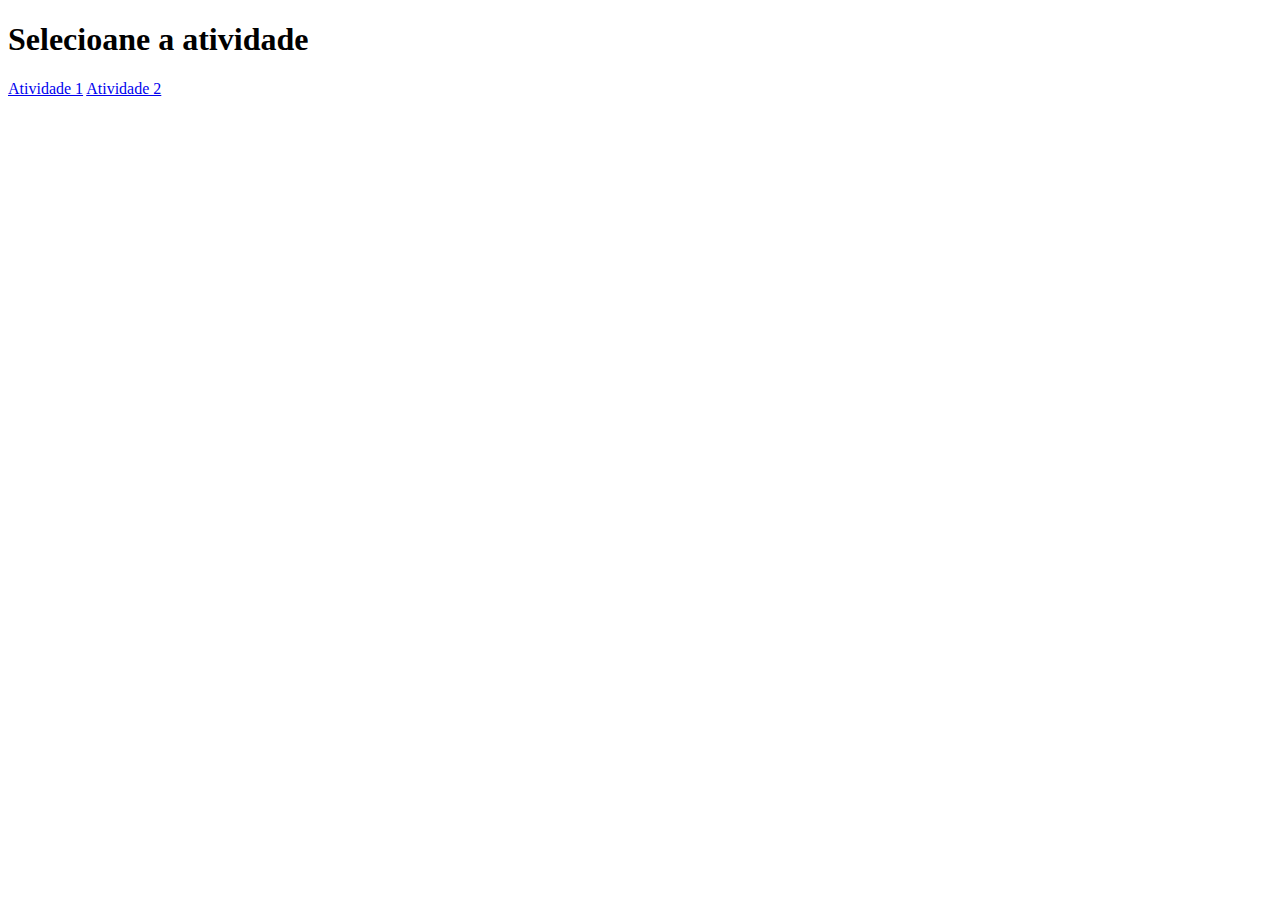
<file: Index.html>
<!DOCTYPE html>
<html lang="en">
<head>
    <meta charset="UTF-8">
    <meta name="viewport" content="width=device-width, initial-scale=1.0">
    <meta http-equiv="X-UA-Compatible" content="ie=edge">
    <title>Document</title>
</head>
<body>
    <h1>Selecioane a atividade</h1>
    <a href="atividade1/atividade1.html">Atividade 1</a>
    <a href="atividade2/atividade2.html">Atividade 2</a>
</body>
</html>
</file>
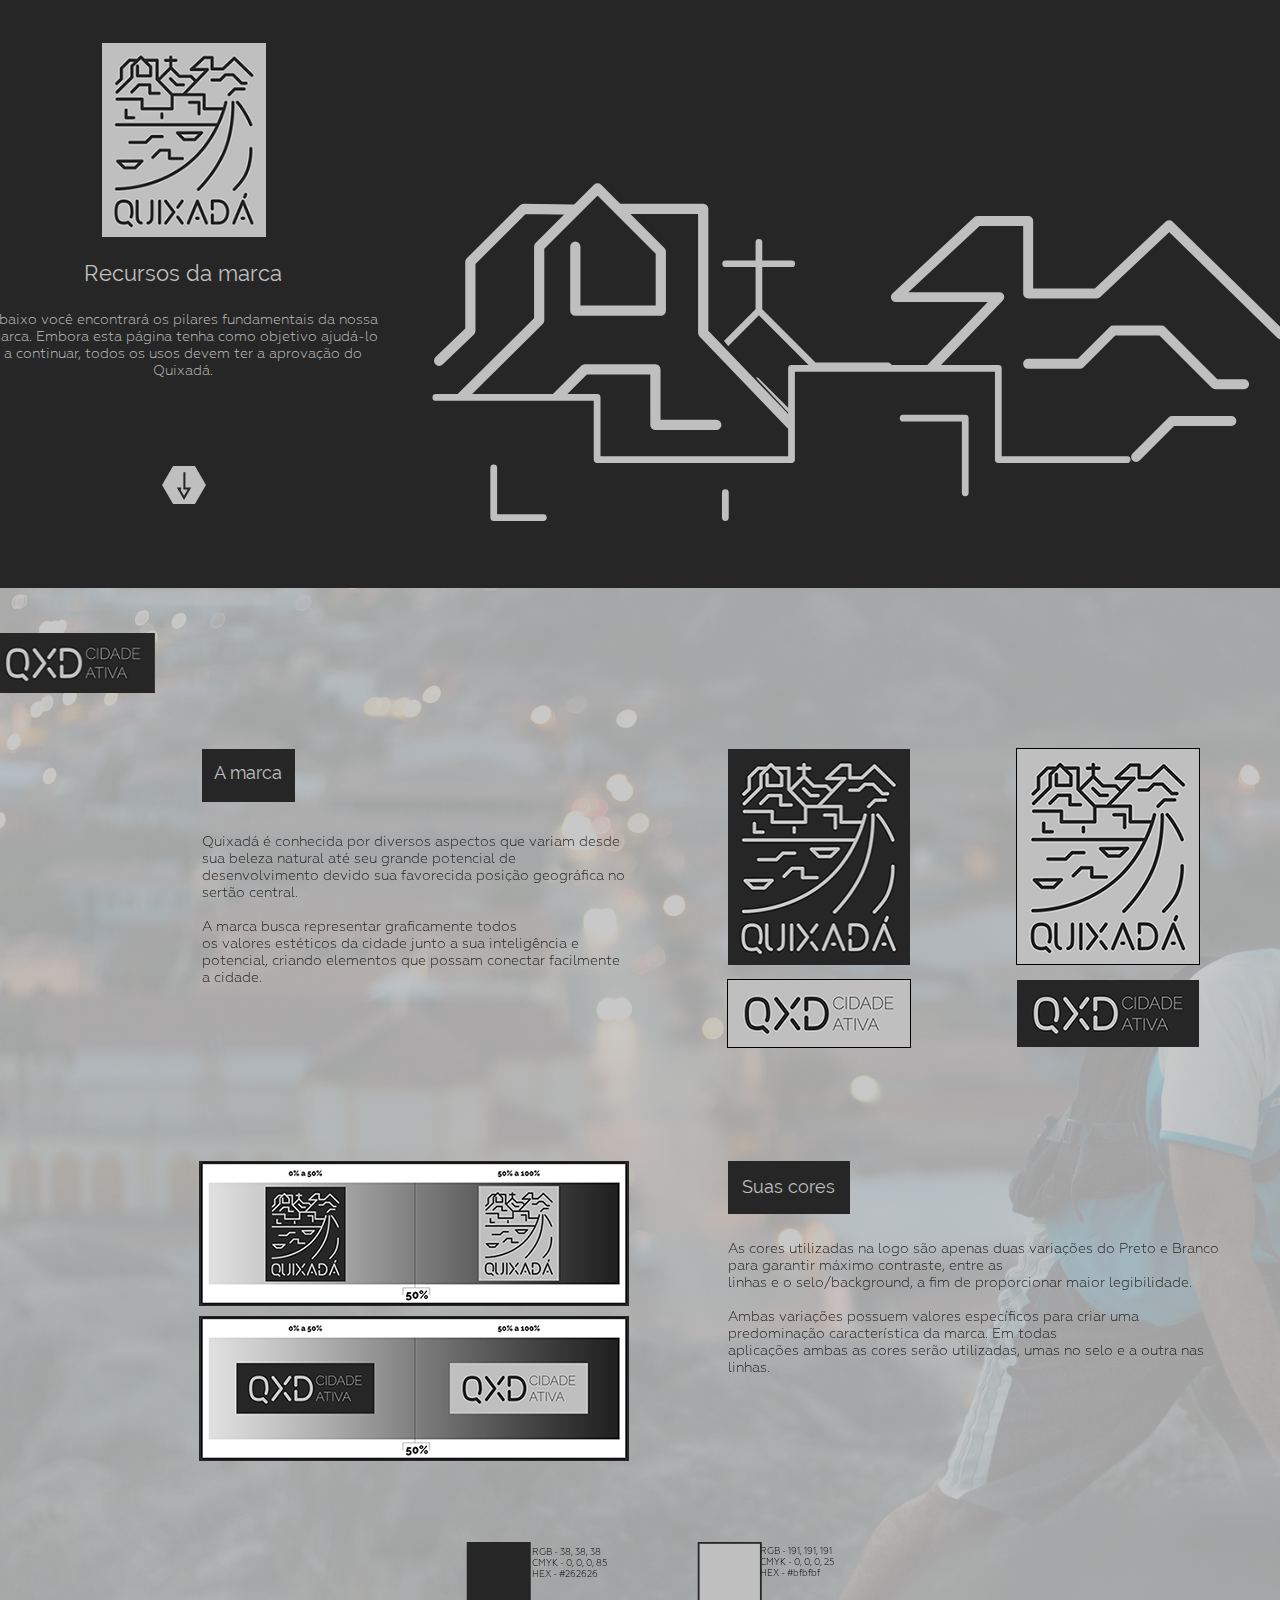
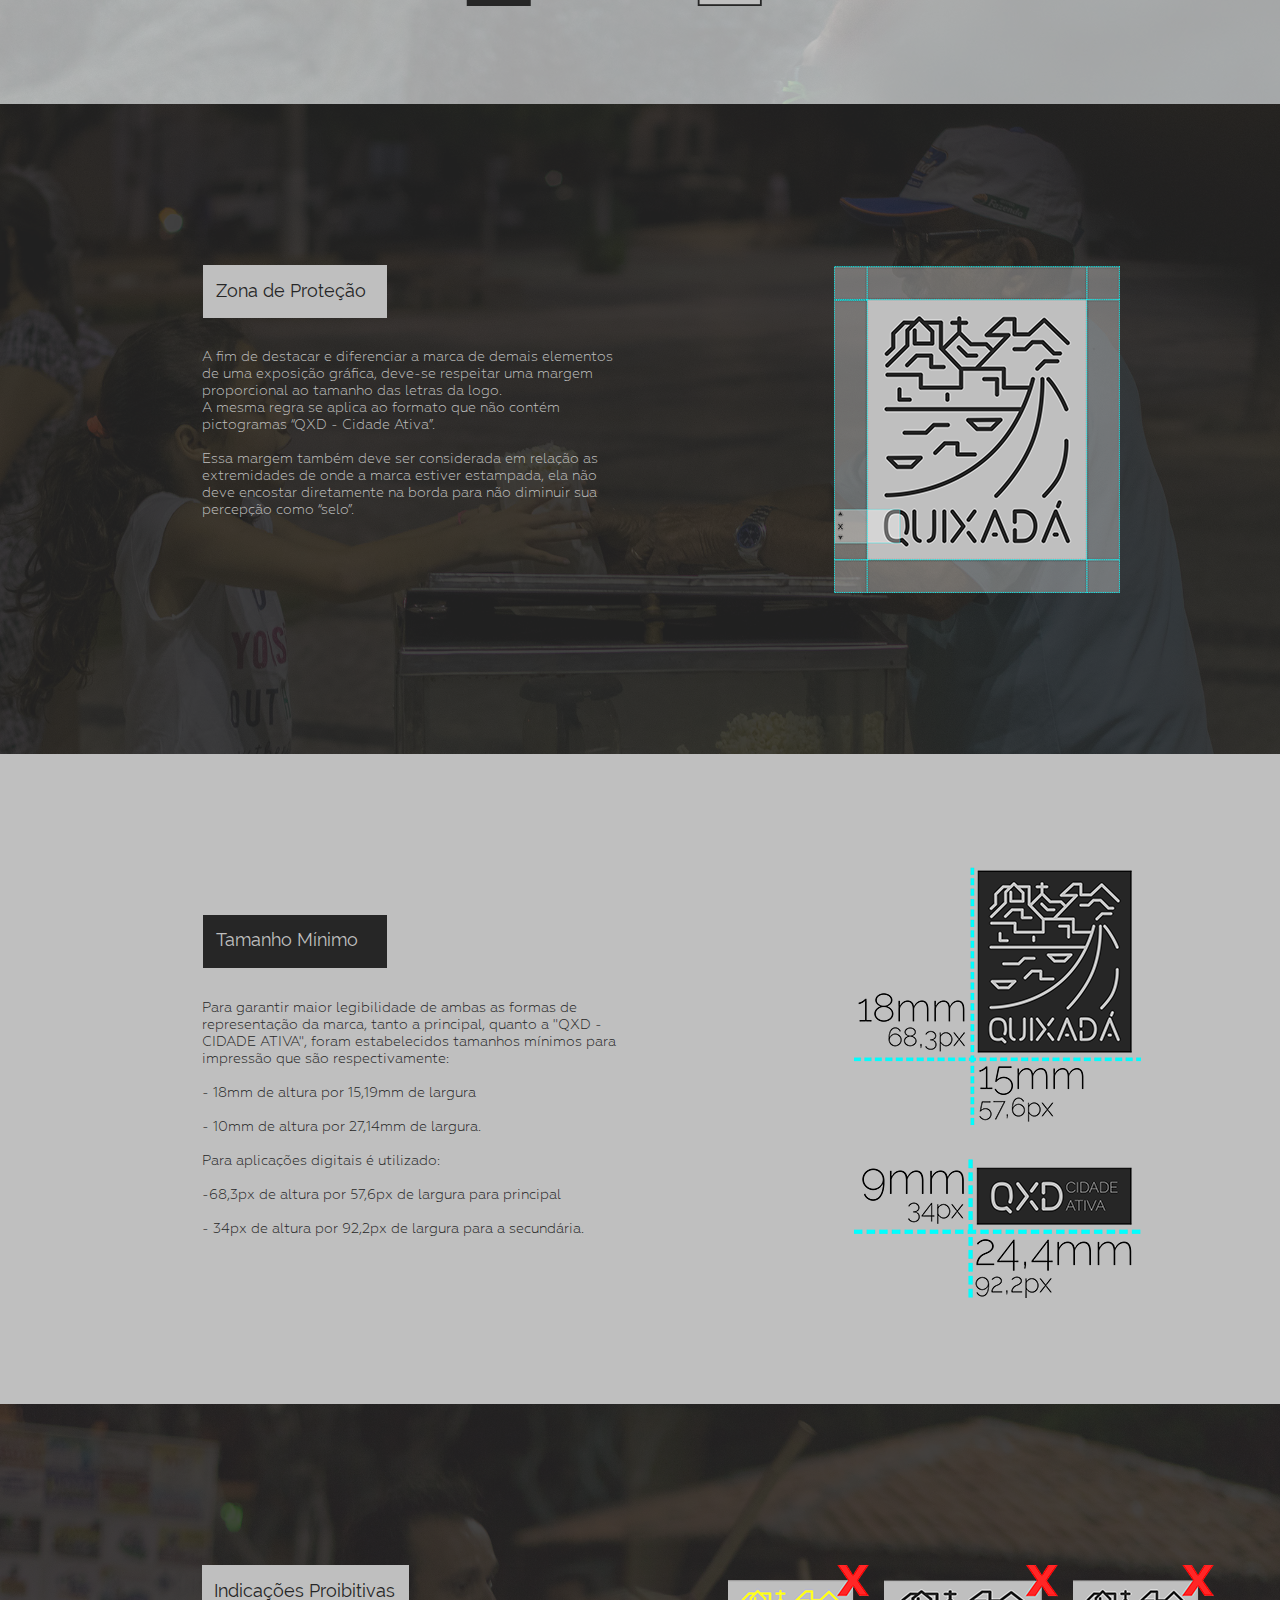
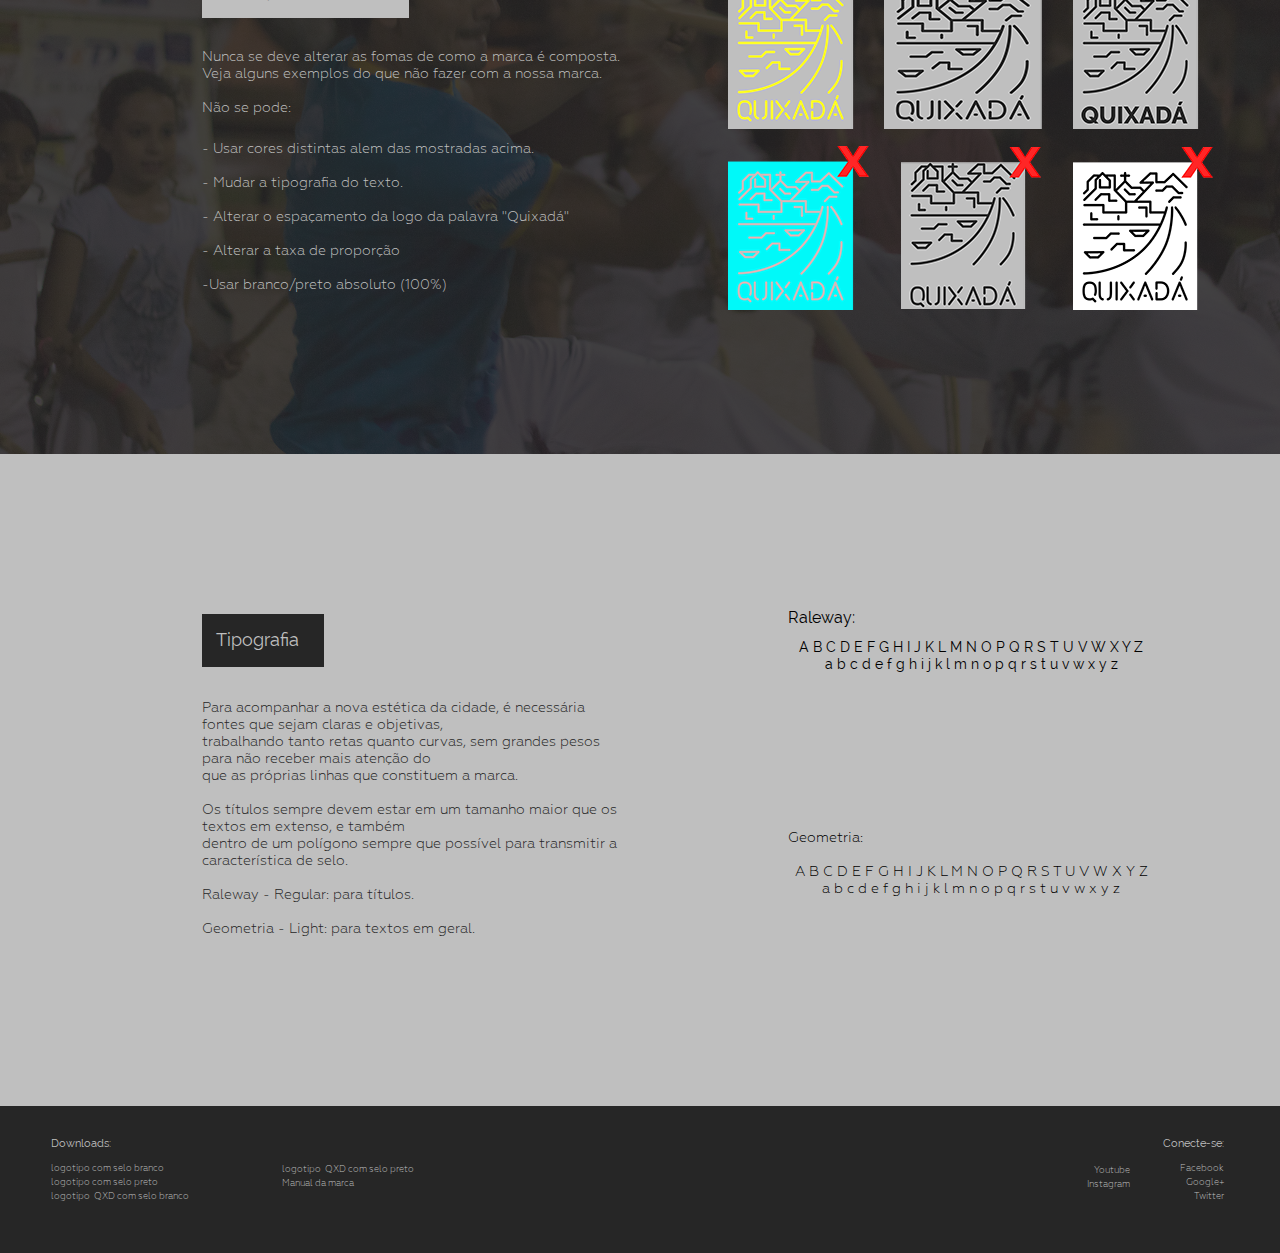
<file: quixada/index.html>
<!DOCTYPE html>
<html class="nojs html css_verticalspacer" lang="pt-BR">
 <head>

  <meta http-equiv="Content-type" content="text/html;charset=UTF-8"/>
  <meta name="generator" content="2018.0.0.379"/>
  <meta name="viewport" content="width=device-width, initial-scale=1.0"/>
  
  <script type="text/javascript">
   // Update the 'nojs'/'js' class on the html node
document.documentElement.className = document.documentElement.className.replace(/\bnojs\b/g, 'js');

// Check that all required assets are uploaded and up-to-date
if(typeof Muse == "undefined") window.Muse = {}; window.Muse.assets = {"required":["museutils.js", "museconfig.js", "jquery.musepolyfill.bgsize.js", "jquery.watch.js", "jquery.scrolleffects.js", "jquery.museresponsive.js", "require.js", "index.css"], "outOfDate":[]};
</script>
  
  <title>Início</title>
  <!-- CSS -->
  <link rel="stylesheet" type="text/css" href="css/site_global.css?crc=444006867"/>
  <link rel="stylesheet" type="text/css" href="css/index.css?crc=4292437671" id="pagesheet"/>
  <!-- IE-only CSS -->
  <!--[if lt IE 9]>
  <link rel="stylesheet" type="text/css" href="css/nomq_index.css?crc=4102132613" id="nomq_pagesheet"/>
  <![endif]-->
    <!--/*

*/
-->
 </head>
 <body>

  <div class="breakpoint active" id="bp_infinity" data-min-width="1236"><!-- responsive breakpoint node -->
   <div class="clearfix" id="page"><!-- group -->
    <div class="clearfix grpelem" id="ppu94"><!-- column -->
     <div class="clearfix colelem" id="pu94"><!-- group -->
      <div class="browser_width grpelem" id="u94-bw">
       <div id="u94"><!-- group -->
        <div class="clearfix" id="u94_align_to_page">
         <a class="anchor_item grpelem shared_content" id="inicio" data-content-guid="inicio_content"></a>
         <div class="clearfix grpelem" id="pu613"><!-- column -->
          <div class="clip_frame colelem" id="u613"><!-- image -->
           <img class="block temp_no_img_src" id="u613_img" data-orig-src="images/original%20selo%20preto%2025.png?crc=4185144746" alt="" width="164" height="194" src="images/blank.gif?crc=4208392903"/>
          </div>
          <div class="clearfix colelem shared_content" id="u961-4" data-content-guid="u961-4_content"><!-- content -->
           <p>Recursos da marca</p>
          </div>
          <div class="clearfix colelem shared_content" id="u964-5" data-content-guid="u964-5_content"><!-- content -->
           <p>Abaixo você encontrará os pilares fundamentais da nossa marca. Embora esta página tenha como objetivo ajudá-lo a continuar, todos os usos devem ter a aprovação do Quixadá.</p>
           <p id="u964-3">&nbsp;</p>
          </div>
          <a class="nonblock nontext anim_swing museBGSize colelem shared_content" id="u4844" href="index.html#pag1" data-content-guid="u4844_content"><!-- simple frame --></a>
         </div>
        </div>
       </div>
      </div>
      <div class="grpelem shared_content" id="u931" data-content-guid="u931_content"><!-- simple frame --></div>
      <div class="browser_width grpelem shared_content" id="u487-bw" data-content-guid="u487-bw_content">
       <div id="u487"><!-- simple frame --></div>
      </div>
      <div class="clearfix grpelem shared_content" id="u490" data-content-guid="u490_content"><!-- group -->
       <div class="clearfix grpelem" id="u934-4"><!-- content -->
        <p>A marca</p>
       </div>
      </div>
      <div class="clip_frame grpelem" id="u4113"><!-- image -->
       <img class="block temp_no_img_src" id="u4113_img" data-orig-src="images/qxd%20selo%20preto%2085.png?crc=342602670" alt="" width="182" height="67" src="images/blank.gif?crc=4208392903"/>
      </div>
      <div class="clip_frame grpelem" id="u4115"><!-- image -->
       <img class="block temp_no_img_src" id="u4115_img" data-orig-src="images/original%20selo%20preto%2085.png?crc=3823191386" alt="" width="182" height="216" src="images/blank.gif?crc=4208392903"/>
      </div>
      <div class="clip_frame grpelem" id="u4117"><!-- image -->
       <img class="block temp_no_img_src" id="u4117_img" data-orig-src="images/qxd%20selo%20preto%2025.png?crc=3990525213" alt="" width="182" height="67" src="images/blank.gif?crc=4208392903"/>
      </div>
      <div class="clip_frame grpelem" id="u4158"><!-- image -->
       <img class="block temp_no_img_src" id="u4158_img" data-orig-src="images/original%20selo%20preto%2025.png?crc=4185144746" alt="" width="182" height="215" src="images/blank.gif?crc=4208392903"/>
      </div>
      <div class="clearfix grpelem shared_content" id="u5355-9" data-content-guid="u5355-9_content"><!-- content -->
       <p>Quixadá é conhecida por diversos aspectos que variam desde sua beleza natural até seu grande potencial de desenvolvimento devido sua favorecida posição geográfica no sertão central.</p>
       <p>&nbsp;</p>
       <p>A marca busca representar graficamente todos</p>
       <p>os valores estéticos da cidade junto a sua inteligência e potencial, criando elementos que possam conectar facilmente a cidade.</p>
      </div>
      <div class="clearfix grpelem shared_content" id="u5422-9" data-content-guid="u5422-9_content"><!-- content -->
       <p id="u5422-2">RGB - 191, 191, 191</p>
       <p id="u5422-4">CMYK - 0, 0, 0, 25</p>
       <p id="u5422-6">HEX - #bfbfbf</p>
       <p>&nbsp;</p>
      </div>
      <div class="clearfix grpelem shared_content" id="u5429-9" data-content-guid="u5429-9_content"><!-- content -->
       <p id="u5429-2">RGB - 38, 38, 38</p>
       <p id="u5429-4">CMYK - 0, 0, 0, 85</p>
       <p id="u5429-6">HEX - #262626</p>
       <p>&nbsp;</p>
      </div>
      <div class="clip_frame grpelem" id="u5444"><!-- image -->
       <img class="block temp_no_img_src" id="u5444_img" data-orig-src="images/degrade.png?crc=3830635118" alt="" width="430" height="145" src="images/blank.gif?crc=4208392903"/>
      </div>
      <div class="clip_frame grpelem" id="u5452"><!-- image -->
       <img class="block temp_no_img_src" id="u5452_img" data-orig-src="images/degrade2.jpg?crc=227591786" alt="" width="430" height="145" src="images/blank.gif?crc=4208392903"/>
      </div>
      <div class="transition museBGSize grpelem shared_content" id="u6660" data-content-guid="u6660_content"><!-- simple frame --></div>
      <div class="transition museBGSize grpelem shared_content" id="u7569" data-content-guid="u7569_content"><!-- simple frame --></div>
      <div class="clearfix grpelem shared_content" id="u5218" data-content-guid="u5218_content"><!-- group -->
       <div class="clearfix grpelem" id="u5219-4"><!-- content -->
        <p>Suas cores</p>
       </div>
      </div>
      <div class="clearfix grpelem shared_content" id="u5217-13" data-content-guid="u5217-13_content"><!-- content -->
       <p id="u5217-2">As cores utilizadas na logo são apenas duas variações do Preto e Branco para garantir máximo contraste, entre as</p>
       <p id="u5217-4">linhas e o selo/background, a fim de proporcionar maior legibilidade.</p>
       <p id="u5217-5">&nbsp;</p>
       <p id="u5217-7">Ambas variações possuem valores específicos para criar uma predominação característica da marca. Em todas</p>
       <p id="u5217-9">aplicações ambas as cores serão utilizadas, umas no selo e a outra nas linhas.</p>
       <p id="u5217-10">&nbsp;</p>
       <p>&nbsp;</p>
      </div>
      <a class="anchor_item grpelem shared_content" id="pag1" data-content-guid="pag1_content"></a>
     </div>
     <div class="clearfix colelem" id="pu141"><!-- group -->
      <div class="browser_width grpelem shared_content" id="u141-bw" data-content-guid="u141-bw_content">
       <div id="u141"><!-- simple frame --></div>
      </div>
      <div class="browser_width grpelem shared_content" id="u209-bw" data-content-guid="u209-bw_content">
       <div class="museBGSize" id="u209"><!-- simple frame --></div>
      </div>
      <div class="clearfix grpelem shared_content" id="u383" data-content-guid="u383_content"><!-- group -->
       <div class="clearfix grpelem" id="u980-4"><!-- content -->
        <p>Zona de Proteção</p>
       </div>
      </div>
      <div class="clearfix grpelem shared_content" id="u429-9" data-content-guid="u429-9_content"><!-- content -->
       <p>A fim de destacar e diferenciar a marca de demais elementos de uma exposição gráfica, deve-se respeitar uma margem proporcional ao tamanho das letras da logo.</p>
       <p>A mesma regra se aplica ao formato que não contém pictogramas “QXD - Cidade Ativa”.</p>
       <p>&nbsp;</p>
       <p>Essa margem também deve ser considerada em relação as extremidades de onde a marca estiver estampada, ela não deve encostar diretamente na borda para não diminuir sua percepção como “selo”.</p>
      </div>
      <div class="clip_frame grpelem" id="u4261"><!-- image -->
       <img class="block temp_no_img_src" id="u4261_img" data-orig-src="images/margem%20(1).png?crc=396391065" alt="" width="286" height="327" src="images/blank.gif?crc=4208392903"/>
      </div>
      <a class="anchor_item grpelem shared_content" id="pag2" data-content-guid="pag2_content"></a>
     </div>
     <div class="clearfix colelem" id="pu171"><!-- group -->
      <div class="browser_width grpelem shared_content" id="u171-bw" data-content-guid="u171-bw_content">
       <div id="u171"><!-- simple frame --></div>
      </div>
      <div class="clearfix grpelem shared_content" id="u703-19" data-content-guid="u703-19_content"><!-- content -->
       <p>Para garantir maior legibilidade de ambas as formas de representação da marca, tanto a principal, quanto a &quot;QXD - CIDADE ATIVA&quot;, foram estabelecidos tamanhos mínimos para impressão que são respectivamente:</p>
       <p>&nbsp;</p>
       <p>- 18mm de altura por 15,19mm de largura</p>
       <p>&nbsp;</p>
       <p>- 10mm de altura por 27,14mm de largura.</p>
       <p>&nbsp;</p>
       <p>Para aplicações digitais é utilizado:</p>
       <p>&nbsp;</p>
       <p>-68,3px de altura por 57,6px de largura para principal</p>
       <p>&nbsp;</p>
       <p>- 34px de altura por 92,2px de largura para a secundária.</p>
      </div>
      <div class="clearfix grpelem shared_content" id="u704" data-content-guid="u704_content"><!-- group -->
       <div class="clearfix grpelem" id="u983-4"><!-- content -->
        <p>Tamanho Mínimo</p>
       </div>
      </div>
      <div class="clip_frame grpelem" id="u10173"><!-- image -->
       <img class="block temp_no_img_src" id="u10173_img" data-orig-src="images/tamanho%20minimo%20op%c3%a7%c3%a3o%201%20(1).png?crc=3836885880" alt="" width="287" height="264" src="images/blank.gif?crc=4208392903"/>
      </div>
      <div class="clip_frame grpelem" id="u10187"><!-- image -->
       <img class="block temp_no_img_src" id="u10187_img" data-orig-src="images/tamanho%20minimo%20op%c3%a7%c3%a3o%202%20(1).png?crc=420335771" alt="" width="289" height="147" src="images/blank.gif?crc=4208392903"/>
      </div>
      <a class="anchor_item grpelem shared_content" id="pag3" data-content-guid="pag3_content"></a>
     </div>
     <div class="clearfix colelem" id="pu1035"><!-- group -->
      <div class="browser_width grpelem shared_content" id="u1035-bw" data-content-guid="u1035-bw_content">
       <div id="u1035"><!-- simple frame --></div>
      </div>
      <div class="browser_width grpelem shared_content" id="u1036-bw" data-content-guid="u1036-bw_content">
       <div class="museBGSize" id="u1036"><!-- simple frame --></div>
      </div>
      <div class="clearfix grpelem shared_content" id="u1034" data-content-guid="u1034_content"><!-- group -->
       <div class="clearfix grpelem" id="u1038-4"><!-- content -->
        <p>Indicações Proibitivas</p>
       </div>
      </div>
      <div class="clearfix grpelem shared_content" id="u1037-24" data-content-guid="u1037-24_content"><!-- content -->
       <p>Nunca se deve alterar as fomas de como a marca é composta. Veja alguns exemplos do que não fazer com a nossa marca.</p>
       <p>&nbsp;</p>
       <p>Não se pode:</p>
       <p id="u1037-6">&nbsp;</p>
       <p>- Usar cores distintas alem das mostradas acima.</p>
       <p>&nbsp;</p>
       <p>- Mudar a tipografia do texto.</p>
       <p>&nbsp;</p>
       <p>- Alterar o espaçamento da logo da palavra &quot;Quixadá&quot;</p>
       <p>&nbsp;</p>
       <p>- Alterar a taxa de proporção</p>
       <p>&nbsp;</p>
       <p>-Usar branco/preto absoluto (100%)</p>
       <p>&nbsp;</p>
       <p>&nbsp;</p>
      </div>
      <div class="clip_frame grpelem" id="u4544"><!-- image -->
       <img class="block temp_no_img_src" id="u4544_img" data-orig-src="images/4.png?crc=5863906" alt="" width="141" height="164" src="images/blank.gif?crc=4208392903"/>
      </div>
      <div class="clip_frame grpelem" id="u4552"><!-- image -->
       <img class="block temp_no_img_src" id="u4552_img" data-orig-src="images/5.png?crc=3905247505" alt="" width="141" height="164" src="images/blank.gif?crc=4208392903"/>
      </div>
      <div class="clip_frame grpelem" id="u4559"><!-- image -->
       <img class="block temp_no_img_src" id="u4559_img" data-orig-src="images/1.png?crc=361172789" alt="" width="141" height="164" src="images/blank.gif?crc=4208392903"/>
      </div>
      <div class="clip_frame grpelem" id="u4566"><!-- image -->
       <img class="block temp_no_img_src" id="u4566_img" data-orig-src="images/2.png?crc=82889563" alt="" width="174" height="164" src="images/blank.gif?crc=4208392903"/>
      </div>
      <div class="clip_frame grpelem" id="u4573"><!-- image -->
       <img class="block temp_no_img_src" id="u4573_img" data-orig-src="images/3.png?crc=268880771" alt="" width="140" height="162" src="images/blank.gif?crc=4208392903"/>
      </div>
      <div class="clip_frame grpelem" id="u4731"><!-- image -->
       <img class="block temp_no_img_src" id="u4731_img" data-orig-src="images/7.png?crc=4111925662" alt="" width="140" height="163" src="images/blank.gif?crc=4208392903"/>
      </div>
      <a class="anchor_item grpelem shared_content" id="pag4" data-content-guid="pag4_content"></a>
     </div>
     <div class="clearfix colelem" id="pu1102"><!-- group -->
      <div class="browser_width grpelem shared_content" id="u1102-bw" data-content-guid="u1102-bw_content">
       <div id="u1102"><!-- simple frame --></div>
      </div>
      <div class="clearfix grpelem shared_content" id="u1105-20" data-content-guid="u1105-20_content"><!-- content -->
       <p>Para acompanhar a nova estética da cidade, é necessária fontes que sejam claras e objetivas,</p>
       <p>trabalhando tanto retas quanto curvas, sem grandes pesos para não receber mais atenção do</p>
       <p>que as próprias linhas que constituem a marca.</p>
       <p>&nbsp;</p>
       <p>Os títulos sempre devem estar em um tamanho maior que os textos em extenso, e também</p>
       <p>dentro de um polígono sempre que possível para transmitir a característica de selo.</p>
       <p>&nbsp;</p>
       <p>Raleway - Regular: para títulos.</p>
       <p>&nbsp;</p>
       <p>Geometria - Light: para textos em geral.</p>
       <p>&nbsp;</p>
      </div>
      <div class="clearfix grpelem shared_content" id="u1104" data-content-guid="u1104_content"><!-- group -->
       <div class="clearfix grpelem" id="u1103-4"><!-- content -->
        <p>Tipografia</p>
       </div>
      </div>
      <div class="clearfix grpelem shared_content" id="u4061-9" data-content-guid="u4061-9_content"><!-- content -->
       <p id="u4061-2">Raleway:</p>
       <p id="u4061-3">&nbsp;</p>
       <p id="u4061-5">A B C D E F G H I J K L M N O P Q R S T U V W X Y Z</p>
       <p id="u4061-7">a b c d e f g h i j k l m n o p q r s t u v w x y z</p>
      </div>
      <div class="clearfix grpelem shared_content" id="u4068-9" data-content-guid="u4068-9_content"><!-- content -->
       <p id="u4068-2">Geometria:</p>
       <p id="u4068-3">&nbsp;</p>
       <p id="u4068-5">A B C D E F G H I J K L M N O P Q R S T U V W X Y Z</p>
       <p id="u4068-7">a b c d e f g h i j k l m n o p q r s t u v w x y z</p>
      </div>
      <div class="clearfix grpelem shared_content" id="u12275" data-content-guid="u12275_content"><!-- column -->
       <div class="colelem" id="u12265"><!-- simple frame --></div>
       <div class="colelem" id="u12270"><!-- simple frame --></div>
      </div>
      <a class="anchor_item grpelem shared_content" id="pag5" data-content-guid="pag5_content"></a>
      <div class="browser_width grpelem shared_content" id="u10756-bw" data-content-guid="u10756-bw_content">
       <div id="u10756"><!-- group -->
        <div class="clearfix" id="u10756_align_to_page">
         <div class="clearfix grpelem shared_content" id="u10757-12" data-content-guid="u10757-12_content"><!-- content -->
          <p id="u10757-2">Downloads:</p>
          <p id="u10757-3">&nbsp;</p>
          <p id="u10757-5">logotipo com selo branco</p>
          <p id="u10757-7">logotipo com selo preto</p>
          <p id="u10757-9">logotipo&nbsp; QXD com selo branco</p>
          <p id="u10757-10">&nbsp;</p>
         </div>
         <div class="clearfix grpelem shared_content" id="u11746-6" data-content-guid="u11746-6_content"><!-- content -->
          <p>logotipo&nbsp; QXD com selo preto</p>
          <p>Manual da marca</p>
         </div>
         <div class="clearfix grpelem shared_content" id="u10760-6" data-content-guid="u10760-6_content"><!-- content -->
          <p>Youtube</p>
          <p>Instagram</p>
         </div>
         <div class="clearfix grpelem shared_content" id="u10758-13" data-content-guid="u10758-13_content"><!-- content -->
          <p id="u10758-2">Conecte-se:</p>
          <p id="u10758-3">&nbsp;</p>
          <p id="u10758-5">Facebook</p>
          <p id="u10758-7">Google+</p>
          <p id="u10758-9">Twitter</p>
          <p id="u10758-10">&nbsp;</p>
          <p id="u10758-11">&nbsp;</p>
         </div>
        </div>
       </div>
      </div>
     </div>
    </div>
    <div class="clearfix grpelem" id="pu797"><!-- group -->
     <div class="clip_frame mse_pre_init" id="u797"><!-- svg -->
      <img class="svg temp_no_img_src" id="u795" data-orig-src="images/svg-colado-294905x220.svg?crc=3978963387" width="247" height="185" alt="" data-mu-svgfallback="images/svg%20colado%20294905x220_poster_.png?crc=94382877" src="images/blank.gif?crc=4208392903"/>
     </div>
     <div class="clip_frame mse_pre_init" id="u779"><!-- svg -->
      <img class="svg temp_no_img_src" id="u777" data-orig-src="images/svg-colado-5355x296.svg?crc=153013824" width="445" height="246" alt="" data-mu-svgfallback="images/svg%20colado%205355x296_poster_.png?crc=3879742949" src="images/blank.gif?crc=4208392903"/>
     </div>
     <div class="clip_frame mse_pre_init" id="u914"><!-- svg -->
      <img class="svg temp_no_img_src" id="u912" data-orig-src="images/svg-colado-436x299.svg?crc=142457231" width="372" height="256" alt="" data-mu-svgfallback="images/svg%20colado%20436x299_poster_.png?crc=308263266" src="images/blank.gif?crc=4208392903"/>
     </div>
     <div class="clip_frame mse_pre_init" id="u788"><!-- svg -->
      <img class="svg temp_no_img_src" id="u786" data-orig-src="images/svg-colado-434869x299.svg?crc=4173678886" width="371" height="256" alt="" data-mu-svgfallback="images/svg%20colado%20434869x299_poster_.png?crc=420498206" src="images/blank.gif?crc=4208392903"/>
     </div>
     <div class="clip_frame mse_pre_init" id="u923"><!-- svg -->
      <img class="svg temp_no_img_src" id="u921" data-orig-src="images/svg-colado-842708x238.svg?crc=433787129" width="712" height="202" alt="" data-mu-svgfallback="images/svg%20colado%20842708x238_poster_.png?crc=3911413016" src="images/blank.gif?crc=4208392903"/>
     </div>
     <div class="clip_frame mse_pre_init" id="u806"><!-- svg -->
      <img class="svg temp_no_img_src" id="u804" data-orig-src="images/svg-colado-825723x184.svg?crc=190314690" width="699" height="156" alt="" data-mu-svgfallback="images/svg%20colado%20825723x184_poster_.png?crc=3878654971" src="images/blank.gif?crc=4208392903"/>
     </div>
     <div class="browser_width mse_pre_init shared_content" id="u488-bw" data-content-guid="u488-bw_content">
      <div class="museBGSize" id="u488"><!-- simple frame --></div>
     </div>
     <div class="museBGSize mse_pre_init shared_content" id="u11727" data-content-guid="u11727_content"><!-- simple frame --></div>
     <div class="browser_width mse_pre_init shared_content" id="u172-bw" data-content-guid="u172-bw_content">
      <div class="museBGSize" id="u172"><!-- simple frame --></div>
     </div>
     <div class="browser_width mse_pre_init shared_content" id="u1101-bw" data-content-guid="u1101-bw_content">
      <div class="museBGSize" id="u1101"><!-- simple frame --></div>
     </div>
     <div class="museBGSize ose_pre_init mse_pre_init shared_content" id="u492" data-content-guid="u492_content"><!-- simple frame --></div>
     <div class="museBGSize ose_pre_init mse_pre_init shared_content" id="u385" data-content-guid="u385_content"><!-- simple frame --></div>
     <div class="museBGSize ose_pre_init mse_pre_init shared_content" id="u547" data-content-guid="u547_content"><!-- simple frame --></div>
     <div class="museBGSize ose_pre_init mse_pre_init shared_content" id="u595" data-content-guid="u595_content"><!-- simple frame --></div>
     <div class="museBGSize ose_pre_init mse_pre_init shared_content" id="u596" data-content-guid="u596_content"><!-- simple frame --></div>
     <div class="museBGSize ose_pre_init mse_pre_init shared_content" id="u1066" data-content-guid="u1066_content"><!-- simple frame --></div>
     <div class="museBGSize ose_pre_init mse_pre_init shared_content" id="u1067" data-content-guid="u1067_content"><!-- simple frame --></div>
     <div class="museBGSize ose_pre_init mse_pre_init shared_content" id="u1121" data-content-guid="u1121_content"><!-- simple frame --></div>
     <div class="museBGSize ose_pre_init mse_pre_init shared_content" id="u1122" data-content-guid="u1122_content"><!-- simple frame --></div>
     <a class="nonblock nontext anim_swing mse_pre_init shared_content" id="u3293" href="index.html#pag1" data-content-guid="u3293_content"><!-- simple frame --></a>
     <a class="nonblock nontext anim_swing mse_pre_init shared_content" id="u1314" href="index.html#pag2" data-content-guid="u1314_content"><!-- simple frame --></a>
     <a class="nonblock nontext anim_swing mse_pre_init shared_content" id="u1317" href="index.html#pag3" data-content-guid="u1317_content"><!-- simple frame --></a>
     <a class="nonblock nontext anim_swing mse_pre_init shared_content" id="u1320" href="index.html#pag4" data-content-guid="u1320_content"><!-- simple frame --></a>
     <a class="nonblock nontext anim_swing mse_pre_init shared_content" id="u1323" href="index.html#pag5" data-content-guid="u1323_content"><!-- simple frame --></a>
    </div>
    <div class="verticalspacer" data-offset-top="4453" data-content-above-spacer="4453" data-content-below-spacer="0"></div>
   </div>
  </div>
  <div class="breakpoint" id="bp_1235" data-min-width="721" data-max-width="1235"><!-- responsive breakpoint node -->
   <div class="clearfix temp_no_id" data-orig-id="page"><!-- group -->
    <div class="clearfix grpelem temp_no_id" data-orig-id="ppu94"><!-- column -->
     <div class="clearfix colelem temp_no_id" data-orig-id="pu94"><!-- group -->
      <div class="browser_width grpelem temp_no_id" data-orig-id="u94-bw">
       <div class="temp_no_id" data-orig-id="u94"><!-- group -->
        <div class="clearfix temp_no_id" data-orig-id="u94_align_to_page">
         <span class="anchor_item grpelem placeholder" data-placeholder-for="inicio_content"><!-- placeholder node --></span>
         <div class="clip_frame grpelem temp_no_id" data-orig-id="u613"><!-- image -->
          <img class="block temp_no_id temp_no_img_src" data-orig-src="images/original%20selo%20preto%2025.png?crc=4185144746" alt="" width="149" height="176" data-orig-id="u613_img" src="images/blank.gif?crc=4208392903"/>
         </div>
         <div class="clearfix grpelem" id="pu961-4"><!-- column -->
          <span class="clearfix colelem placeholder" data-placeholder-for="u961-4_content"><!-- placeholder node --></span>
          <div class="clearfix colelem" id="pu964-5"><!-- group -->
           <span class="clearfix grpelem placeholder" data-placeholder-for="u964-5_content"><!-- placeholder node --></span>
           <span class="nonblock nontext anim_swing museBGSize grpelem placeholder" data-placeholder-for="u4844_content"><!-- placeholder node --></span>
          </div>
         </div>
        </div>
       </div>
      </div>
      <span class="grpelem placeholder" data-placeholder-for="u931_content"><!-- placeholder node --></span>
      <span class="browser_width grpelem placeholder" data-placeholder-for="u487-bw_content"><!-- placeholder node --></span>
      <span class="clearfix grpelem placeholder" data-placeholder-for="u490_content"><!-- placeholder node --></span>
      <div class="clip_frame grpelem temp_no_id" data-orig-id="u4113"><!-- image -->
       <img class="block temp_no_id temp_no_img_src" data-orig-src="images/qxd%20selo%20preto%2085.png?crc=342602670" alt="" width="96" height="35" data-orig-id="u4113_img" src="images/blank.gif?crc=4208392903"/>
      </div>
      <div class="clip_frame grpelem temp_no_id" data-orig-id="u4115"><!-- image -->
       <img class="block temp_no_id temp_no_img_src" data-orig-src="images/original%20selo%20preto%2085.png?crc=3823191386" alt="" width="96" height="114" data-orig-id="u4115_img" src="images/blank.gif?crc=4208392903"/>
      </div>
      <div class="clip_frame grpelem temp_no_id" data-orig-id="u4117"><!-- image -->
       <img class="block temp_no_id temp_no_img_src" data-orig-src="images/qxd%20selo%20preto%2025.png?crc=3990525213" alt="" width="96" height="35" data-orig-id="u4117_img" src="images/blank.gif?crc=4208392903"/>
      </div>
      <div class="clip_frame grpelem temp_no_id" data-orig-id="u4158"><!-- image -->
       <img class="block temp_no_id temp_no_img_src" data-orig-src="images/original%20selo%20preto%2025.png?crc=4185144746" alt="" width="96" height="113" data-orig-id="u4158_img" src="images/blank.gif?crc=4208392903"/>
      </div>
      <span class="clearfix grpelem placeholder" data-placeholder-for="u5355-9_content"><!-- placeholder node --></span>
      <span class="clearfix grpelem placeholder" data-placeholder-for="u5422-9_content"><!-- placeholder node --></span>
      <span class="clearfix grpelem placeholder" data-placeholder-for="u5429-9_content"><!-- placeholder node --></span>
      <div class="clip_frame grpelem temp_no_id" data-orig-id="u5444"><!-- image -->
       <img class="block temp_no_id temp_no_img_src" data-orig-src="images/degrade.png?crc=3830635118" alt="" width="340" height="115" data-orig-id="u5444_img" src="images/blank.gif?crc=4208392903"/>
      </div>
      <div class="clip_frame grpelem temp_no_id" data-orig-id="u5452"><!-- image -->
       <img class="block temp_no_id temp_no_img_src" data-orig-src="images/degrade2340x116.jpg?crc=3999620465" alt="" width="340" height="115" data-orig-id="u5452_img" src="images/blank.gif?crc=4208392903"/>
      </div>
      <span class="transition museBGSize grpelem placeholder" data-placeholder-for="u6660_content"><!-- placeholder node --></span>
      <span class="transition museBGSize grpelem placeholder" data-placeholder-for="u7569_content"><!-- placeholder node --></span>
      <span class="clearfix grpelem placeholder" data-placeholder-for="u5218_content"><!-- placeholder node --></span>
      <span class="clearfix grpelem placeholder" data-placeholder-for="u5217-13_content"><!-- placeholder node --></span>
      <span class="anchor_item grpelem placeholder" data-placeholder-for="pag1_content"><!-- placeholder node --></span>
     </div>
     <div class="clearfix colelem temp_no_id" data-orig-id="pu141"><!-- group -->
      <span class="browser_width grpelem placeholder" data-placeholder-for="u141-bw_content"><!-- placeholder node --></span>
      <span class="browser_width grpelem placeholder" data-placeholder-for="u209-bw_content"><!-- placeholder node --></span>
      <span class="clearfix grpelem placeholder" data-placeholder-for="u383_content"><!-- placeholder node --></span>
      <span class="clearfix grpelem placeholder" data-placeholder-for="u429-9_content"><!-- placeholder node --></span>
      <div class="clip_frame grpelem temp_no_id" data-orig-id="u4261"><!-- image -->
       <img class="block temp_no_id temp_no_img_src" data-orig-src="images/margem%20(1)161x184.png?crc=24800541" alt="" width="161" height="184" data-orig-id="u4261_img" src="images/blank.gif?crc=4208392903"/>
      </div>
      <span class="anchor_item grpelem placeholder" data-placeholder-for="pag2_content"><!-- placeholder node --></span>
     </div>
     <div class="clearfix colelem temp_no_id" data-orig-id="pu171"><!-- group -->
      <span class="browser_width grpelem placeholder" data-placeholder-for="u171-bw_content"><!-- placeholder node --></span>
      <span class="clearfix grpelem placeholder" data-placeholder-for="u703-19_content"><!-- placeholder node --></span>
      <span class="clearfix grpelem placeholder" data-placeholder-for="u704_content"><!-- placeholder node --></span>
      <div class="clip_frame grpelem temp_no_id" data-orig-id="u10173"><!-- image -->
       <img class="block temp_no_id temp_no_img_src" data-orig-src="images/tamanho%20minimo%20op%c3%a7%c3%a3o%201%20(1)160x148.png?crc=234219175" alt="" width="160" height="147" data-orig-id="u10173_img" src="images/blank.gif?crc=4208392903"/>
      </div>
      <div class="clip_frame grpelem temp_no_id" data-orig-id="u10187"><!-- image -->
       <img class="block temp_no_id temp_no_img_src" data-orig-src="images/tamanho%20minimo%20op%c3%a7%c3%a3o%202%20(1).png?crc=420335771" alt="" width="161" height="82" data-orig-id="u10187_img" src="images/blank.gif?crc=4208392903"/>
      </div>
      <span class="anchor_item grpelem placeholder" data-placeholder-for="pag3_content"><!-- placeholder node --></span>
     </div>
     <div class="clearfix colelem temp_no_id" data-orig-id="pu1035"><!-- group -->
      <span class="browser_width grpelem placeholder" data-placeholder-for="u1035-bw_content"><!-- placeholder node --></span>
      <span class="browser_width grpelem placeholder" data-placeholder-for="u1036-bw_content"><!-- placeholder node --></span>
      <span class="clearfix grpelem placeholder" data-placeholder-for="u1034_content"><!-- placeholder node --></span>
      <span class="clearfix grpelem placeholder" data-placeholder-for="u1037-24_content"><!-- placeholder node --></span>
      <div class="clip_frame grpelem temp_no_id" data-orig-id="u4544"><!-- image -->
       <img class="block temp_no_id temp_no_img_src" data-orig-src="images/4.png?crc=5863906" alt="" width="73" height="84" data-orig-id="u4544_img" src="images/blank.gif?crc=4208392903"/>
      </div>
      <div class="clip_frame grpelem temp_no_id" data-orig-id="u4552"><!-- image -->
       <img class="block temp_no_id temp_no_img_src" data-orig-src="images/5.png?crc=3905247505" alt="" width="73" height="85" data-orig-id="u4552_img" src="images/blank.gif?crc=4208392903"/>
      </div>
      <div class="clip_frame grpelem temp_no_id" data-orig-id="u4559"><!-- image -->
       <img class="block temp_no_id temp_no_img_src" data-orig-src="images/1.png?crc=361172789" alt="" width="73" height="85" data-orig-id="u4559_img" src="images/blank.gif?crc=4208392903"/>
      </div>
      <div class="clip_frame grpelem temp_no_id" data-orig-id="u4566"><!-- image -->
       <img class="block temp_no_id temp_no_img_src" data-orig-src="images/2.png?crc=82889563" alt="" width="90" height="85" data-orig-id="u4566_img" src="images/blank.gif?crc=4208392903"/>
      </div>
      <div class="clip_frame grpelem temp_no_id" data-orig-id="u4573"><!-- image -->
       <img class="block temp_no_id temp_no_img_src" data-orig-src="images/3.png?crc=268880771" alt="" width="72" height="84" data-orig-id="u4573_img" src="images/blank.gif?crc=4208392903"/>
      </div>
      <div class="clip_frame grpelem temp_no_id" data-orig-id="u4731"><!-- image -->
       <img class="block temp_no_id temp_no_img_src" data-orig-src="images/7.png?crc=4111925662" alt="" width="72" height="84" data-orig-id="u4731_img" src="images/blank.gif?crc=4208392903"/>
      </div>
      <span class="anchor_item grpelem placeholder" data-placeholder-for="pag4_content"><!-- placeholder node --></span>
     </div>
     <div class="clearfix colelem temp_no_id" data-orig-id="pu1102"><!-- group -->
      <span class="browser_width grpelem placeholder" data-placeholder-for="u1102-bw_content"><!-- placeholder node --></span>
      <span class="clearfix grpelem placeholder" data-placeholder-for="u1105-20_content"><!-- placeholder node --></span>
      <span class="clearfix grpelem placeholder" data-placeholder-for="u1104_content"><!-- placeholder node --></span>
      <span class="clearfix grpelem placeholder" data-placeholder-for="u4061-9_content"><!-- placeholder node --></span>
      <span class="clearfix grpelem placeholder" data-placeholder-for="u4068-9_content"><!-- placeholder node --></span>
      <span class="clearfix grpelem placeholder" data-placeholder-for="u12275_content"><!-- placeholder node --></span>
      <span class="anchor_item grpelem placeholder" data-placeholder-for="pag5_content"><!-- placeholder node --></span>
     </div>
     <span class="browser_width colelem placeholder" data-placeholder-for="u10756-bw_content"><!-- placeholder node --></span>
    </div>
    <div class="clearfix grpelem temp_no_id" data-orig-id="pu797"><!-- group -->
     <div class="clip_frame mse_pre_init temp_no_id" data-orig-id="u797"><!-- svg -->
      <img class="svg temp_no_id temp_no_img_src" data-orig-src="images/svg-colado-294905x220.svg?crc=3978963387" width="199" height="149" alt="" data-mu-svgfallback="images/svg%20colado%20294905x220_poster_.png?crc=94382877" data-orig-id="u795" src="images/blank.gif?crc=4208392903"/>
     </div>
     <div class="clip_frame mse_pre_init temp_no_id" data-orig-id="u779"><!-- svg -->
      <img class="svg temp_no_id temp_no_img_src" data-orig-src="images/svg-colado-5355x296.svg?crc=153013824" width="358" height="198" alt="" data-mu-svgfallback="images/svg%20colado%205355x296_poster_.png?crc=3879742949" data-orig-id="u777" src="images/blank.gif?crc=4208392903"/>
     </div>
     <div class="clip_frame mse_pre_init temp_no_id" data-orig-id="u914"><!-- svg -->
      <img class="svg temp_no_id temp_no_img_src" data-orig-src="images/svg-colado-436x299.svg?crc=142457231" width="300" height="206" alt="" data-mu-svgfallback="images/svg%20colado%20436x299_poster_.png?crc=308263266" data-orig-id="u912" src="images/blank.gif?crc=4208392903"/>
     </div>
     <div class="clip_frame mse_pre_init temp_no_id" data-orig-id="u788"><!-- svg -->
      <img class="svg temp_no_id temp_no_img_src" data-orig-src="images/svg-colado-434869x299.svg?crc=4173678886" width="299" height="206" alt="" data-mu-svgfallback="images/svg%20colado%20434869x299_poster_.png?crc=420498206" data-orig-id="u786" src="images/blank.gif?crc=4208392903"/>
     </div>
     <div class="clip_frame mse_pre_init temp_no_id" data-orig-id="u923"><!-- svg -->
      <img class="svg temp_no_id temp_no_img_src" data-orig-src="images/svg-colado-842708x238.svg?crc=433787129" width="574" height="163" alt="" data-mu-svgfallback="images/svg%20colado%20842708x238_poster_.png?crc=3911413016" data-orig-id="u921" src="images/blank.gif?crc=4208392903"/>
     </div>
     <div class="clip_frame mse_pre_init temp_no_id" data-orig-id="u806"><!-- svg -->
      <img class="svg temp_no_id temp_no_img_src" data-orig-src="images/svg-colado-825723x184.svg?crc=190314690" width="564" height="126" alt="" data-mu-svgfallback="images/svg%20colado%20825723x184_poster_.png?crc=3878654971" data-orig-id="u804" src="images/blank.gif?crc=4208392903"/>
     </div>
     <span class="browser_width mse_pre_init placeholder" data-placeholder-for="u488-bw_content"><!-- placeholder node --></span>
     <span class="museBGSize mse_pre_init placeholder" data-placeholder-for="u11727_content"><!-- placeholder node --></span>
     <span class="browser_width mse_pre_init placeholder" data-placeholder-for="u172-bw_content"><!-- placeholder node --></span>
     <span class="browser_width mse_pre_init placeholder" data-placeholder-for="u1101-bw_content"><!-- placeholder node --></span>
     <span class="museBGSize ose_pre_init mse_pre_init placeholder" data-placeholder-for="u492_content"><!-- placeholder node --></span>
     <span class="museBGSize ose_pre_init mse_pre_init placeholder" data-placeholder-for="u385_content"><!-- placeholder node --></span>
     <span class="museBGSize ose_pre_init mse_pre_init placeholder" data-placeholder-for="u547_content"><!-- placeholder node --></span>
     <span class="museBGSize ose_pre_init mse_pre_init placeholder" data-placeholder-for="u595_content"><!-- placeholder node --></span>
     <span class="museBGSize ose_pre_init mse_pre_init placeholder" data-placeholder-for="u596_content"><!-- placeholder node --></span>
     <span class="museBGSize ose_pre_init mse_pre_init placeholder" data-placeholder-for="u1066_content"><!-- placeholder node --></span>
     <span class="museBGSize ose_pre_init mse_pre_init placeholder" data-placeholder-for="u1067_content"><!-- placeholder node --></span>
     <span class="museBGSize ose_pre_init mse_pre_init placeholder" data-placeholder-for="u1121_content"><!-- placeholder node --></span>
     <span class="museBGSize ose_pre_init mse_pre_init placeholder" data-placeholder-for="u1122_content"><!-- placeholder node --></span>
     <span class="nonblock nontext anim_swing mse_pre_init placeholder" data-placeholder-for="u3293_content"><!-- placeholder node --></span>
     <span class="nonblock nontext anim_swing mse_pre_init placeholder" data-placeholder-for="u1314_content"><!-- placeholder node --></span>
     <span class="nonblock nontext anim_swing mse_pre_init placeholder" data-placeholder-for="u1317_content"><!-- placeholder node --></span>
     <span class="nonblock nontext anim_swing mse_pre_init placeholder" data-placeholder-for="u1320_content"><!-- placeholder node --></span>
     <span class="nonblock nontext anim_swing mse_pre_init placeholder" data-placeholder-for="u1323_content"><!-- placeholder node --></span>
    </div>
    <div class="verticalspacer" data-offset-top="4483" data-content-above-spacer="4478" data-content-below-spacer="0"></div>
   </div>
  </div>
  <div class="breakpoint" id="bp_720" data-max-width="720"><!-- responsive breakpoint node -->
   <div class="clearfix temp_no_id" data-orig-id="page"><!-- group -->
    <div class="clearfix grpelem temp_no_id" data-orig-id="ppu94"><!-- column -->
     <div class="clearfix colelem temp_no_id" data-orig-id="pu94"><!-- group -->
      <div class="browser_width grpelem temp_no_id" data-orig-id="u94-bw">
       <div class="temp_no_id" data-orig-id="u94"><!-- group -->
        <div class="clearfix temp_no_id" data-orig-id="u94_align_to_page">
         <span class="anchor_item grpelem placeholder" data-placeholder-for="inicio_content"><!-- placeholder node --></span>
         <div class="clearfix grpelem temp_no_id" data-orig-id="pu613"><!-- column -->
          <div class="clip_frame colelem temp_no_id" data-orig-id="u613"><!-- image -->
           <img class="block temp_no_id temp_no_img_src" data-orig-src="images/original%20selo%20preto%2025.png?crc=4185144746" alt="" width="104" height="123" data-orig-id="u613_img" src="images/blank.gif?crc=4208392903"/>
          </div>
          <span class="clearfix colelem placeholder" data-placeholder-for="u961-4_content"><!-- placeholder node --></span>
          <div class="clearfix colelem temp_no_id" data-orig-id="pu964-5"><!-- group -->
           <span class="clearfix grpelem placeholder" data-placeholder-for="u964-5_content"><!-- placeholder node --></span>
           <span class="nonblock nontext anim_swing museBGSize grpelem placeholder" data-placeholder-for="u4844_content"><!-- placeholder node --></span>
          </div>
         </div>
        </div>
       </div>
      </div>
      <span class="grpelem placeholder" data-placeholder-for="u931_content"><!-- placeholder node --></span>
      <span class="browser_width grpelem placeholder" data-placeholder-for="u487-bw_content"><!-- placeholder node --></span>
      <span class="clearfix grpelem placeholder" data-placeholder-for="u490_content"><!-- placeholder node --></span>
      <div class="clip_frame grpelem temp_no_id" data-orig-id="u4113"><!-- image -->
       <img class="block temp_no_id temp_no_img_src" data-orig-src="images/qxd%20selo%20preto%2085.png?crc=342602670" alt="" width="81" height="30" data-orig-id="u4113_img" src="images/blank.gif?crc=4208392903"/>
      </div>
      <div class="clip_frame grpelem temp_no_id" data-orig-id="u4115"><!-- image -->
       <img class="block temp_no_id temp_no_img_src" data-orig-src="images/original%20selo%20preto%2085.png?crc=3823191386" alt="" width="73" height="86" data-orig-id="u4115_img" src="images/blank.gif?crc=4208392903"/>
      </div>
      <div class="clip_frame grpelem temp_no_id" data-orig-id="u4117"><!-- image -->
       <img class="block temp_no_id temp_no_img_src" data-orig-src="images/qxd%20selo%20preto%2025.png?crc=3990525213" alt="" width="81" height="30" data-orig-id="u4117_img" src="images/blank.gif?crc=4208392903"/>
      </div>
      <div class="clip_frame grpelem temp_no_id" data-orig-id="u4158"><!-- image -->
       <img class="block temp_no_id temp_no_img_src" data-orig-src="images/original%20selo%20preto%2025.png?crc=4185144746" alt="" width="73" height="86" data-orig-id="u4158_img" src="images/blank.gif?crc=4208392903"/>
      </div>
      <span class="clearfix grpelem placeholder" data-placeholder-for="u5355-9_content"><!-- placeholder node --></span>
      <span class="clearfix grpelem placeholder" data-placeholder-for="u5422-9_content"><!-- placeholder node --></span>
      <span class="clearfix grpelem placeholder" data-placeholder-for="u5429-9_content"><!-- placeholder node --></span>
      <div class="clip_frame grpelem temp_no_id" data-orig-id="u5444"><!-- image -->
       <img class="block temp_no_id temp_no_img_src" data-orig-src="images/degrade.png?crc=3830635118" alt="" width="249" height="84" data-orig-id="u5444_img" src="images/blank.gif?crc=4208392903"/>
      </div>
      <div class="clip_frame grpelem temp_no_id" data-orig-id="u5452"><!-- image -->
       <img class="block temp_no_id temp_no_img_src" data-orig-src="images/degrade2251x85.jpg?crc=61493130" alt="" width="251" height="85" data-orig-id="u5452_img" src="images/blank.gif?crc=4208392903"/>
      </div>
      <span class="transition museBGSize grpelem placeholder" data-placeholder-for="u6660_content"><!-- placeholder node --></span>
      <span class="transition museBGSize grpelem placeholder" data-placeholder-for="u7569_content"><!-- placeholder node --></span>
      <span class="clearfix grpelem placeholder" data-placeholder-for="u5218_content"><!-- placeholder node --></span>
      <span class="clearfix grpelem placeholder" data-placeholder-for="u5217-13_content"><!-- placeholder node --></span>
      <span class="anchor_item grpelem placeholder" data-placeholder-for="pag1_content"><!-- placeholder node --></span>
     </div>
     <div class="clearfix colelem temp_no_id" data-orig-id="pu141"><!-- group -->
      <span class="browser_width grpelem placeholder" data-placeholder-for="u141-bw_content"><!-- placeholder node --></span>
      <span class="browser_width grpelem placeholder" data-placeholder-for="u209-bw_content"><!-- placeholder node --></span>
      <span class="clearfix grpelem placeholder" data-placeholder-for="u383_content"><!-- placeholder node --></span>
      <span class="clearfix grpelem placeholder" data-placeholder-for="u429-9_content"><!-- placeholder node --></span>
      <div class="clip_frame grpelem temp_no_id" data-orig-id="u4261"><!-- image -->
       <img class="block temp_no_id temp_no_img_src" data-orig-src="images/margem%20(1)108x124.png?crc=2675451" alt="" width="108" height="123" data-orig-id="u4261_img" src="images/blank.gif?crc=4208392903"/>
      </div>
      <span class="anchor_item grpelem placeholder" data-placeholder-for="pag2_content"><!-- placeholder node --></span>
     </div>
     <div class="clearfix colelem temp_no_id" data-orig-id="pu171"><!-- group -->
      <span class="browser_width grpelem placeholder" data-placeholder-for="u171-bw_content"><!-- placeholder node --></span>
      <span class="clearfix grpelem placeholder" data-placeholder-for="u703-19_content"><!-- placeholder node --></span>
      <span class="clearfix grpelem placeholder" data-placeholder-for="u704_content"><!-- placeholder node --></span>
      <div class="clip_frame grpelem temp_no_id" data-orig-id="u10173"><!-- image -->
       <img class="block temp_no_id temp_no_img_src" data-orig-src="images/tamanho%20minimo%20op%c3%a7%c3%a3o%201%20(1)165x153.png?crc=3955113293" alt="" width="165" height="152" data-orig-id="u10173_img" src="images/blank.gif?crc=4208392903"/>
      </div>
      <div class="clip_frame grpelem temp_no_id" data-orig-id="u10187"><!-- image -->
       <img class="block temp_no_id temp_no_img_src" data-orig-src="images/tamanho%20minimo%20op%c3%a7%c3%a3o%202%20(1).png?crc=420335771" alt="" width="165" height="84" data-orig-id="u10187_img" src="images/blank.gif?crc=4208392903"/>
      </div>
      <span class="anchor_item grpelem placeholder" data-placeholder-for="pag3_content"><!-- placeholder node --></span>
     </div>
     <div class="clearfix colelem temp_no_id" data-orig-id="pu1035"><!-- group -->
      <span class="browser_width grpelem placeholder" data-placeholder-for="u1035-bw_content"><!-- placeholder node --></span>
      <span class="browser_width grpelem placeholder" data-placeholder-for="u1036-bw_content"><!-- placeholder node --></span>
      <span class="clearfix grpelem placeholder" data-placeholder-for="u1034_content"><!-- placeholder node --></span>
      <span class="clearfix grpelem placeholder" data-placeholder-for="u1037-24_content"><!-- placeholder node --></span>
      <div class="clip_frame grpelem temp_no_id" data-orig-id="u4544"><!-- image -->
       <img class="block temp_no_id temp_no_img_src" data-orig-src="images/4.png?crc=5863906" alt="" width="72" height="84" data-orig-id="u4544_img" src="images/blank.gif?crc=4208392903"/>
      </div>
      <div class="clip_frame grpelem temp_no_id" data-orig-id="u4552"><!-- image -->
       <img class="block temp_no_id temp_no_img_src" data-orig-src="images/5.png?crc=3905247505" alt="" width="72" height="84" data-orig-id="u4552_img" src="images/blank.gif?crc=4208392903"/>
      </div>
      <div class="clip_frame grpelem temp_no_id" data-orig-id="u4559"><!-- image -->
       <img class="block temp_no_id temp_no_img_src" data-orig-src="images/1.png?crc=361172789" alt="" width="72" height="84" data-orig-id="u4559_img" src="images/blank.gif?crc=4208392903"/>
      </div>
      <div class="clip_frame grpelem temp_no_id" data-orig-id="u4566"><!-- image -->
       <img class="block temp_no_id temp_no_img_src" data-orig-src="images/2.png?crc=82889563" alt="" width="89" height="84" data-orig-id="u4566_img" src="images/blank.gif?crc=4208392903"/>
      </div>
      <div class="clip_frame grpelem temp_no_id" data-orig-id="u4573"><!-- image -->
       <img class="block temp_no_id temp_no_img_src" data-orig-src="images/3.png?crc=268880771" alt="" width="72" height="83" data-orig-id="u4573_img" src="images/blank.gif?crc=4208392903"/>
      </div>
      <div class="clip_frame grpelem temp_no_id" data-orig-id="u4731"><!-- image -->
       <img class="block temp_no_id temp_no_img_src" data-orig-src="images/7.png?crc=4111925662" alt="" width="72" height="83" data-orig-id="u4731_img" src="images/blank.gif?crc=4208392903"/>
      </div>
      <span class="anchor_item grpelem placeholder" data-placeholder-for="pag4_content"><!-- placeholder node --></span>
     </div>
     <div class="clearfix colelem temp_no_id" data-orig-id="pu1102"><!-- group -->
      <span class="browser_width grpelem placeholder" data-placeholder-for="u1102-bw_content"><!-- placeholder node --></span>
      <span class="clearfix grpelem placeholder" data-placeholder-for="u1105-20_content"><!-- placeholder node --></span>
      <span class="clearfix grpelem placeholder" data-placeholder-for="u1104_content"><!-- placeholder node --></span>
      <span class="clearfix grpelem placeholder" data-placeholder-for="u4061-9_content"><!-- placeholder node --></span>
      <span class="clearfix grpelem placeholder" data-placeholder-for="u4068-9_content"><!-- placeholder node --></span>
      <span class="clearfix grpelem placeholder" data-placeholder-for="u12275_content"><!-- placeholder node --></span>
      <span class="anchor_item grpelem placeholder" data-placeholder-for="pag5_content"><!-- placeholder node --></span>
     </div>
     <div class="browser_width colelem temp_no_id" data-orig-id="u10756-bw">
      <div class="temp_no_id" data-orig-id="u10756"><!-- group -->
       <div class="clearfix temp_no_id" data-orig-id="u10756_align_to_page">
        <div class="clearfix grpelem" id="pu10757-12"><!-- group -->
         <span class="clearfix grpelem placeholder" data-placeholder-for="u10757-12_content"><!-- placeholder node --></span>
         <span class="clearfix grpelem placeholder" data-placeholder-for="u11746-6_content"><!-- placeholder node --></span>
        </div>
        <div class="clearfix grpelem" id="pu10758-13"><!-- group -->
         <span class="clearfix grpelem placeholder" data-placeholder-for="u10758-13_content"><!-- placeholder node --></span>
         <span class="clearfix grpelem placeholder" data-placeholder-for="u10760-6_content"><!-- placeholder node --></span>
        </div>
       </div>
      </div>
     </div>
    </div>
    <div class="clearfix grpelem temp_no_id" data-orig-id="pu797"><!-- group -->
     <div class="clip_frame mse_pre_init temp_no_id" data-orig-id="u797"><!-- svg -->
      <img class="svg temp_no_id temp_no_img_src" data-orig-src="images/svg-colado-294905x220.svg?crc=3978963387" width="95" height="71" alt="" data-mu-svgfallback="images/svg%20colado%20294905x220_poster_.png?crc=94382877" data-orig-id="u795" src="images/blank.gif?crc=4208392903"/>
     </div>
     <div class="clip_frame mse_pre_init temp_no_id" data-orig-id="u779"><!-- svg -->
      <img class="svg temp_no_id temp_no_img_src" data-orig-src="images/svg-colado-5355x296.svg?crc=153013824" width="170" height="94" alt="" data-mu-svgfallback="images/svg%20colado%205355x296_poster_.png?crc=3879742949" data-orig-id="u777" src="images/blank.gif?crc=4208392903"/>
     </div>
     <div class="clip_frame mse_pre_init temp_no_id" data-orig-id="u914"><!-- svg -->
      <img class="svg temp_no_id temp_no_img_src" data-orig-src="images/svg-colado-436x299.svg?crc=142457231" width="142" height="98" alt="" data-mu-svgfallback="images/svg%20colado%20436x299_poster_.png?crc=308263266" data-orig-id="u912" src="images/blank.gif?crc=4208392903"/>
     </div>
     <div class="clip_frame mse_pre_init temp_no_id" data-orig-id="u788"><!-- svg -->
      <img class="svg temp_no_id temp_no_img_src" data-orig-src="images/svg-colado-434869x299.svg?crc=4173678886" width="142" height="98" alt="" data-mu-svgfallback="images/svg%20colado%20434869x299_poster_.png?crc=420498206" data-orig-id="u786" src="images/blank.gif?crc=4208392903"/>
     </div>
     <div class="clip_frame mse_pre_init temp_no_id" data-orig-id="u923"><!-- svg -->
      <img class="svg temp_no_id temp_no_img_src" data-orig-src="images/svg-colado-842708x238.svg?crc=433787129" width="273" height="77" alt="" data-mu-svgfallback="images/svg%20colado%20842708x238_poster_.png?crc=3911413016" data-orig-id="u921" src="images/blank.gif?crc=4208392903"/>
     </div>
     <div class="clip_frame mse_pre_init temp_no_id" data-orig-id="u806"><!-- svg -->
      <img class="svg temp_no_id temp_no_img_src" data-orig-src="images/svg-colado-825723x184.svg?crc=190314690" width="268" height="60" alt="" data-mu-svgfallback="images/svg%20colado%20825723x184_poster_.png?crc=3878654971" data-orig-id="u804" src="images/blank.gif?crc=4208392903"/>
     </div>
     <span class="browser_width mse_pre_init placeholder" data-placeholder-for="u488-bw_content"><!-- placeholder node --></span>
     <span class="museBGSize ose_pre_init mse_pre_init placeholder" data-placeholder-for="u11727_content"><!-- placeholder node --></span>
     <span class="browser_width mse_pre_init placeholder" data-placeholder-for="u172-bw_content"><!-- placeholder node --></span>
     <span class="browser_width mse_pre_init placeholder" data-placeholder-for="u1101-bw_content"><!-- placeholder node --></span>
     <span class="museBGSize ose_pre_init mse_pre_init placeholder" data-placeholder-for="u492_content"><!-- placeholder node --></span>
     <span class="museBGSize ose_pre_init mse_pre_init placeholder" data-placeholder-for="u385_content"><!-- placeholder node --></span>
     <span class="museBGSize ose_pre_init mse_pre_init placeholder" data-placeholder-for="u547_content"><!-- placeholder node --></span>
     <span class="museBGSize ose_pre_init mse_pre_init placeholder" data-placeholder-for="u595_content"><!-- placeholder node --></span>
     <span class="museBGSize ose_pre_init mse_pre_init placeholder" data-placeholder-for="u596_content"><!-- placeholder node --></span>
     <span class="museBGSize ose_pre_init mse_pre_init placeholder" data-placeholder-for="u1066_content"><!-- placeholder node --></span>
     <span class="museBGSize ose_pre_init mse_pre_init placeholder" data-placeholder-for="u1067_content"><!-- placeholder node --></span>
     <span class="museBGSize ose_pre_init mse_pre_init placeholder" data-placeholder-for="u1121_content"><!-- placeholder node --></span>
     <span class="museBGSize ose_pre_init mse_pre_init placeholder" data-placeholder-for="u1122_content"><!-- placeholder node --></span>
     <span class="nonblock nontext anim_swing mse_pre_init placeholder" data-placeholder-for="u3293_content"><!-- placeholder node --></span>
     <span class="nonblock nontext anim_swing mse_pre_init placeholder" data-placeholder-for="u1314_content"><!-- placeholder node --></span>
     <span class="nonblock nontext anim_swing mse_pre_init placeholder" data-placeholder-for="u1317_content"><!-- placeholder node --></span>
     <span class="nonblock nontext anim_swing mse_pre_init placeholder" data-placeholder-for="u1320_content"><!-- placeholder node --></span>
     <span class="nonblock nontext anim_swing mse_pre_init placeholder" data-placeholder-for="u1323_content"><!-- placeholder node --></span>
    </div>
    <div class="verticalspacer" data-offset-top="4710" data-content-above-spacer="4710" data-content-below-spacer="0"></div>
   </div>
  </div>
  <!-- Other scripts -->
  <script type="text/javascript">
   // Decide weather to suppress missing file error or not based on preference setting
var suppressMissingFileError = false
</script>
  <script type="text/javascript">
   window.Muse.assets.check=function(d){if(!window.Muse.assets.checked){window.Muse.assets.checked=!0;var b={},c=function(a,b){if(window.getComputedStyle){var c=window.getComputedStyle(a,null);return c&&c.getPropertyValue(b)||c&&c[b]||""}if(document.documentElement.currentStyle)return(c=a.currentStyle)&&c[b]||a.style&&a.style[b]||"";return""},a=function(a){if(a.match(/^rgb/))return a=a.replace(/\s+/g,"").match(/([\d\,]+)/gi)[0].split(","),(parseInt(a[0])<<16)+(parseInt(a[1])<<8)+parseInt(a[2]);if(a.match(/^\#/))return parseInt(a.substr(1),
16);return 0},g=function(g){for(var f=document.getElementsByTagName("link"),h=0;h<f.length;h++)if("text/css"==f[h].type){var i=(f[h].href||"").match(/\/?css\/([\w\-]+\.css)\?crc=(\d+)/);if(!i||!i[1]||!i[2])break;b[i[1]]=i[2]}f=document.createElement("div");f.className="version";f.style.cssText="display:none; width:1px; height:1px;";document.getElementsByTagName("body")[0].appendChild(f);for(h=0;h<Muse.assets.required.length;){var i=Muse.assets.required[h],l=i.match(/([\w\-\.]+)\.(\w+)$/),k=l&&l[1]?
l[1]:null,l=l&&l[2]?l[2]:null;switch(l.toLowerCase()){case "css":k=k.replace(/\W/gi,"_").replace(/^([^a-z])/gi,"_$1");f.className+=" "+k;k=a(c(f,"color"));l=a(c(f,"backgroundColor"));k!=0||l!=0?(Muse.assets.required.splice(h,1),"undefined"!=typeof b[i]&&(k!=b[i]>>>24||l!=(b[i]&16777215))&&Muse.assets.outOfDate.push(i)):h++;f.className="version";break;case "js":h++;break;default:throw Error("Unsupported file type: "+l);}}d?d().jquery!="1.8.3"&&Muse.assets.outOfDate.push("jquery-1.8.3.min.js"):Muse.assets.required.push("jquery-1.8.3.min.js");
f.parentNode.removeChild(f);if(Muse.assets.outOfDate.length||Muse.assets.required.length)f="Alguns arquivos no servidor podem estar ausentes ou incorretos. Limpe o cache do navegador e tente novamente. Se o problema persistir, entre em contato com o autor do site.",g&&Muse.assets.outOfDate.length&&(f+="\nOut of date: "+Muse.assets.outOfDate.join(",")),g&&Muse.assets.required.length&&(f+="\nMissing: "+Muse.assets.required.join(",")),suppressMissingFileError?(f+="\nUse SuppressMissingFileError key in AppPrefs.xml to show missing file error pop up.",console.log(f)):alert(f)};location&&location.search&&location.search.match&&location.search.match(/muse_debug/gi)?
setTimeout(function(){g(!0)},5E3):g()}};
var muse_init=function(){require.config({baseUrl:""});require(["jquery","museutils","whatinput","jquery.musepolyfill.bgsize","jquery.watch","jquery.scrolleffects","jquery.museresponsive"],function(d){var $ = d;$(document).ready(function(){try{
window.Muse.assets.check($);/* body */
Muse.Utils.transformMarkupToFixBrowserProblemsPreInit();/* body */
Muse.Utils.prepHyperlinks(true);/* body */
Muse.Utils.resizeHeight('.browser_width');/* resize height */
Muse.Utils.requestAnimationFrame(function() { $('body').addClass('initialized'); });/* mark body as initialized */
Muse.Utils.makeButtonsVisibleAfterSettingMinWidth();/* body */
Muse.Utils.fullPage('#page');/* 100% height page */
$('#bp_720').one('muse_this_bp_activate', function(){
$('#u797').registerPositionScrollEffect([{"in":[-Infinity,-11.56],"speed":[0,0]},{"in":[-11.56,Infinity],"speed":[0,0.5]}], $(this)); /* scroll effect */
$('#u779').registerPositionScrollEffect([{"in":[-Infinity,-10.52],"speed":[0,0]},{"in":[-10.52,Infinity],"speed":[0,0.6]}], $(this)); /* scroll effect */
$('#u914').registerPositionScrollEffect([{"in":[-Infinity,-6.12],"speed":[0,0]},{"in":[-6.12,Infinity],"speed":[0,0.7]}], $(this)); /* scroll effect */
$('#u788').registerPositionScrollEffect([{"in":[-Infinity,-8.22],"speed":[0,0]},{"in":[-8.22,Infinity],"speed":[0,0.7]}], $(this)); /* scroll effect */
$('#u923').registerPositionScrollEffect([{"in":[-Infinity,-58.13],"speed":[0,0]},{"in":[-58.13,Infinity],"speed":[0,1]}], $(this)); /* scroll effect */
$('#u806').registerPositionScrollEffect([{"in":[-Infinity,-58.02],"speed":[0,0]},{"in":[-58.02,Infinity],"speed":[0,1]}], $(this)); /* scroll effect */
$('#u488-bw').registerPositionScrollEffect([{"in":[-Infinity,589.35],"speed":[null,1]},{"in":[589.35,Infinity],"speed":[null,0]}], $(this)); /* scroll effect */
$('#u11727').registerPositionScrollEffect([{"in":[-Infinity,590.3],"speed":[0,1]},{"in":[590.3,Infinity],"speed":[0,0]}], $(this)); /* scroll effect */
$('#u11727').registerOpacityScrollEffect([{"in":[-Infinity,590.3],"fade":230,"opacity":0},{"in":[590.3,590.3],"opacity":100},{"in":[590.3,Infinity],"fade":50,"opacity":100}], $(this)); /* scroll effect */
$('#u172-bw').registerPositionScrollEffect([{"in":[-Infinity,2309.3],"speed":[null,1]},{"in":[2309.3,Infinity],"speed":[null,0]}], $(this)); /* scroll effect */
$('#u1101-bw').registerPositionScrollEffect([{"in":[-Infinity,3738.35],"speed":[null,1]},{"in":[3738.35,Infinity],"speed":[null,0]}], $(this)); /* scroll effect */
$('#u492').registerPositionScrollEffect([{"in":[-Infinity,589.3],"speed":[0,1]},{"in":[589.3,Infinity],"speed":[0,0]}], $(this)); /* scroll effect */
$('#u492').registerOpacityScrollEffect([{"in":[-Infinity,589.3],"fade":428.5,"opacity":0},{"in":[589.3,589.3],"opacity":100},{"in":[589.3,Infinity],"fade":50,"opacity":100}], $(this)); /* scroll effect */
$('#u385').registerPositionScrollEffect([{"in":[-Infinity,1736.45],"speed":[0,0]},{"in":[1736.45,Infinity],"speed":[0,0]}], $(this)); /* scroll effect */
$('#u385').registerOpacityScrollEffect([{"in":[-Infinity,1736.45],"fade":230,"opacity":0},{"in":[1736.45,1736.45],"opacity":100},{"in":[1736.45,Infinity],"fade":50,"opacity":100}], $(this)); /* scroll effect */
$('#u547').registerPositionScrollEffect([{"in":[-Infinity,1734.3],"speed":[0,0]},{"in":[1734.3,Infinity],"speed":[0,0]}], $(this)); /* scroll effect */
$('#u547').registerOpacityScrollEffect([{"in":[-Infinity,1734.3],"fade":571,"opacity":0},{"in":[1734.3,1734.3],"opacity":100},{"in":[1734.3,Infinity],"fade":50,"opacity":100}], $(this)); /* scroll effect */
$('#u595').registerPositionScrollEffect([{"in":[-Infinity,2313.3],"speed":[0,0]},{"in":[2313.3,Infinity],"speed":[0,0]}], $(this)); /* scroll effect */
$('#u595').registerOpacityScrollEffect([{"in":[-Infinity,2313.3],"fade":230,"opacity":0},{"in":[2313.3,2313.3],"opacity":100},{"in":[2313.3,Infinity],"fade":50,"opacity":100}], $(this)); /* scroll effect */
$('#u596').registerPositionScrollEffect([{"in":[-Infinity,2313.3],"speed":[0,0]},{"in":[2313.3,Infinity],"speed":[0,0]}], $(this)); /* scroll effect */
$('#u596').registerOpacityScrollEffect([{"in":[-Infinity,2313.3],"fade":580.45,"opacity":0},{"in":[2313.3,2313.3],"opacity":100},{"in":[2313.3,Infinity],"fade":50,"opacity":100}], $(this)); /* scroll effect */
$('#u1066').registerPositionScrollEffect([{"in":[-Infinity,3078.65],"speed":[0,0]},{"in":[3078.65,Infinity],"speed":[0,0]}], $(this)); /* scroll effect */
$('#u1066').registerOpacityScrollEffect([{"in":[-Infinity,3078.65],"fade":230,"opacity":0},{"in":[3078.65,3078.65],"opacity":100},{"in":[3078.65,Infinity],"fade":50,"opacity":100}], $(this)); /* scroll effect */
$('#u1067').registerPositionScrollEffect([{"in":[-Infinity,3071.35],"speed":[0,0]},{"in":[3071.35,Infinity],"speed":[0,0]}], $(this)); /* scroll effect */
$('#u1067').registerOpacityScrollEffect([{"in":[-Infinity,3071.35],"fade":578,"opacity":0},{"in":[3071.35,3071.35],"opacity":100},{"in":[3071.35,Infinity],"fade":50,"opacity":100}], $(this)); /* scroll effect */
$('#u1121').registerPositionScrollEffect([{"in":[-Infinity,3743.9],"speed":[0,0]},{"in":[3743.9,Infinity],"speed":[0,0]}], $(this)); /* scroll effect */
$('#u1121').registerOpacityScrollEffect([{"in":[-Infinity,3743.9],"fade":230,"opacity":0},{"in":[3743.9,3743.9],"opacity":100},{"in":[3743.9,Infinity],"fade":50,"opacity":100}], $(this)); /* scroll effect */
$('#u1122').registerPositionScrollEffect([{"in":[-Infinity,3740.2],"speed":[0,0]},{"in":[3740.2,Infinity],"speed":[0,0]}], $(this)); /* scroll effect */
$('#u1122').registerOpacityScrollEffect([{"in":[-Infinity,3740.2],"fade":557.45,"opacity":0},{"in":[3740.2,3740.2],"opacity":100},{"in":[3740.2,Infinity],"fade":50,"opacity":100}], $(this)); /* scroll effect */
$('#u3293').registerPositionScrollEffect([{"in":[-Infinity,589],"speed":[0,1]},{"in":[589,Infinity],"speed":[0,0]}], $(this)); /* scroll effect */
$('#u1314').registerPositionScrollEffect([{"in":[-Infinity,589.3],"speed":[0,1]},{"in":[589.3,Infinity],"speed":[0,0]}], $(this)); /* scroll effect */
$('#u1317').registerPositionScrollEffect([{"in":[-Infinity,589.3],"speed":[0,1]},{"in":[589.3,Infinity],"speed":[0,0]}], $(this)); /* scroll effect */
$('#u1320').registerPositionScrollEffect([{"in":[-Infinity,589.3],"speed":[0,1]},{"in":[589.3,Infinity],"speed":[0,0]}], $(this)); /* scroll effect */
$('#u1323').registerPositionScrollEffect([{"in":[-Infinity,589.3],"speed":[0,1]},{"in":[589.3,Infinity],"speed":[0,0]}], $(this)); /* scroll effect */
});/* scroll effects for one breakpoint */
$('#bp_infinity').one('muse_this_bp_activate', function(){
$('#u797').registerPositionScrollEffect([{"in":[-Infinity,-286.06],"speed":[0,0]},{"in":[-286.06,Infinity],"speed":[0,0.5]}], $(this)); /* scroll effect */
$('#u779').registerPositionScrollEffect([{"in":[-Infinity,-280.04],"speed":[0,0]},{"in":[-280.04,Infinity],"speed":[0,0.6]}], $(this)); /* scroll effect */
$('#u914').registerPositionScrollEffect([{"in":[-Infinity,-278.94],"speed":[0,0]},{"in":[-278.94,Infinity],"speed":[0,0.7]}], $(this)); /* scroll effect */
$('#u788').registerPositionScrollEffect([{"in":[-Infinity,-281.04],"speed":[0,0]},{"in":[-281.04,Infinity],"speed":[0,0.7]}], $(this)); /* scroll effect */
$('#u923').registerPositionScrollEffect([{"in":[-Infinity,-166.75],"speed":[0,0]},{"in":[-166.75,Infinity],"speed":[0,1]}], $(this)); /* scroll effect */
$('#u806').registerPositionScrollEffect([{"in":[-Infinity,-166.99],"speed":[0,0]},{"in":[-166.99,Infinity],"speed":[0,1]}], $(this)); /* scroll effect */
$('#u488-bw').registerPositionScrollEffect([{"in":[-Infinity,588.25],"speed":[null,1]},{"in":[588.25,Infinity],"speed":[null,0]}], $(this)); /* scroll effect */
$('#u11727').registerPositionScrollEffect([{"in":[-Infinity,588.1],"speed":[0,1]},{"in":[588.1,Infinity],"speed":[0,0]}], $(this)); /* scroll effect */
$('#u172-bw').registerPositionScrollEffect([{"in":[-Infinity,2354.2],"speed":[null,1]},{"in":[2354.2,Infinity],"speed":[null,0]}], $(this)); /* scroll effect */
$('#u1101-bw').registerPositionScrollEffect([{"in":[-Infinity,3654.15],"speed":[null,1]},{"in":[3654.15,Infinity],"speed":[null,0]}], $(this)); /* scroll effect */
$('#u492').registerPositionScrollEffect([{"in":[-Infinity,589.75],"speed":[0,1]},{"in":[589.75,Infinity],"speed":[0,0]}], $(this)); /* scroll effect */
$('#u492').registerOpacityScrollEffect([{"in":[-Infinity,589.75],"fade":428.5,"opacity":0},{"in":[589.75,589.75],"opacity":100},{"in":[589.75,Infinity],"fade":50,"opacity":100}], $(this)); /* scroll effect */
$('#u385').registerPositionScrollEffect([{"in":[-Infinity,1705.2],"speed":[0,0]},{"in":[1705.2,Infinity],"speed":[0,0]}], $(this)); /* scroll effect */
$('#u385').registerOpacityScrollEffect([{"in":[-Infinity,1705.2],"fade":230,"opacity":0},{"in":[1705.2,1705.2],"opacity":100},{"in":[1705.2,Infinity],"fade":50,"opacity":100}], $(this)); /* scroll effect */
$('#u547').registerPositionScrollEffect([{"in":[-Infinity,1702.1],"speed":[0,0]},{"in":[1702.1,Infinity],"speed":[0,0]}], $(this)); /* scroll effect */
$('#u547').registerOpacityScrollEffect([{"in":[-Infinity,1702.1],"fade":571,"opacity":0},{"in":[1702.1,1702.1],"opacity":100},{"in":[1702.1,Infinity],"fade":50,"opacity":100}], $(this)); /* scroll effect */
$('#u595').registerPositionScrollEffect([{"in":[-Infinity,2355.75],"speed":[0,0]},{"in":[2355.75,Infinity],"speed":[0,0]}], $(this)); /* scroll effect */
$('#u595').registerOpacityScrollEffect([{"in":[-Infinity,2355.75],"fade":230,"opacity":0},{"in":[2355.75,2355.75],"opacity":100},{"in":[2355.75,Infinity],"fade":50,"opacity":100}], $(this)); /* scroll effect */
$('#u596').registerPositionScrollEffect([{"in":[-Infinity,2351.65],"speed":[0,0]},{"in":[2351.65,Infinity],"speed":[0,0]}], $(this)); /* scroll effect */
$('#u596').registerOpacityScrollEffect([{"in":[-Infinity,2351.65],"fade":580.45,"opacity":0},{"in":[2351.65,2351.65],"opacity":100},{"in":[2351.65,Infinity],"fade":50,"opacity":100}], $(this)); /* scroll effect */
$('#u1066').registerPositionScrollEffect([{"in":[-Infinity,3012.3],"speed":[0,0]},{"in":[3012.3,Infinity],"speed":[0,0]}], $(this)); /* scroll effect */
$('#u1066').registerOpacityScrollEffect([{"in":[-Infinity,3012.3],"fade":230,"opacity":0},{"in":[3012.3,3012.3],"opacity":100},{"in":[3012.3,Infinity],"fade":50,"opacity":100}], $(this)); /* scroll effect */
$('#u1067').registerPositionScrollEffect([{"in":[-Infinity,3009.2],"speed":[0,0]},{"in":[3009.2,Infinity],"speed":[0,0]}], $(this)); /* scroll effect */
$('#u1067').registerOpacityScrollEffect([{"in":[-Infinity,3009.2],"fade":578,"opacity":0},{"in":[3009.2,3009.2],"opacity":100},{"in":[3009.2,Infinity],"fade":50,"opacity":100}], $(this)); /* scroll effect */
$('#u1121').registerPositionScrollEffect([{"in":[-Infinity,3655.75],"speed":[0,0]},{"in":[3655.75,Infinity],"speed":[0,0]}], $(this)); /* scroll effect */
$('#u1121').registerOpacityScrollEffect([{"in":[-Infinity,3655.75],"fade":230,"opacity":0},{"in":[3655.75,3655.75],"opacity":100},{"in":[3655.75,Infinity],"fade":50,"opacity":100}], $(this)); /* scroll effect */
$('#u1122').registerPositionScrollEffect([{"in":[-Infinity,3651.65],"speed":[0,0]},{"in":[3651.65,Infinity],"speed":[0,0]}], $(this)); /* scroll effect */
$('#u1122').registerOpacityScrollEffect([{"in":[-Infinity,3651.65],"fade":557.45,"opacity":0},{"in":[3651.65,3651.65],"opacity":100},{"in":[3651.65,Infinity],"fade":50,"opacity":100}], $(this)); /* scroll effect */
$('#u3293').registerPositionScrollEffect([{"in":[-Infinity,588.2],"speed":[0,1]},{"in":[588.2,Infinity],"speed":[0,0]}], $(this)); /* scroll effect */
$('#u1314').registerPositionScrollEffect([{"in":[-Infinity,588.2],"speed":[0,1]},{"in":[588.2,Infinity],"speed":[0,0]}], $(this)); /* scroll effect */
$('#u1317').registerPositionScrollEffect([{"in":[-Infinity,588.2],"speed":[0,1]},{"in":[588.2,Infinity],"speed":[0,0]}], $(this)); /* scroll effect */
$('#u1320').registerPositionScrollEffect([{"in":[-Infinity,588.2],"speed":[0,1]},{"in":[588.2,Infinity],"speed":[0,0]}], $(this)); /* scroll effect */
$('#u1323').registerPositionScrollEffect([{"in":[-Infinity,588.2],"speed":[0,1]},{"in":[588.2,Infinity],"speed":[0,0]}], $(this)); /* scroll effect */
});/* scroll effects for one breakpoint */
$('#bp_1235').one('muse_this_bp_activate', function(){
$('#u797').registerPositionScrollEffect([{"in":[-Infinity,-110.14],"speed":[0,0]},{"in":[-110.14,Infinity],"speed":[0,0.5]}], $(this)); /* scroll effect */
$('#u779').registerPositionScrollEffect([{"in":[-Infinity,-105.69],"speed":[0,0]},{"in":[-105.69,Infinity],"speed":[0,0.6]}], $(this)); /* scroll effect */
$('#u914').registerPositionScrollEffect([{"in":[-Infinity,-103.55],"speed":[0,0]},{"in":[-103.55,Infinity],"speed":[0,0.7]}], $(this)); /* scroll effect */
$('#u788').registerPositionScrollEffect([{"in":[-Infinity,-105.65],"speed":[0,0]},{"in":[-105.65,Infinity],"speed":[0,0.7]}], $(this)); /* scroll effect */
$('#u923').registerPositionScrollEffect([{"in":[-Infinity,-42.95],"speed":[0,0]},{"in":[-42.95,Infinity],"speed":[0,1]}], $(this)); /* scroll effect */
$('#u806').registerPositionScrollEffect([{"in":[-Infinity,-43.09],"speed":[0,0]},{"in":[-43.09,Infinity],"speed":[0,1]}], $(this)); /* scroll effect */
$('#u488-bw').registerPositionScrollEffect([{"in":[-Infinity,650.05],"speed":[null,1]},{"in":[650.05,Infinity],"speed":[null,0]}], $(this)); /* scroll effect */
$('#u11727').registerPositionScrollEffect([{"in":[-Infinity,650.05],"speed":[0,1]},{"in":[650.05,Infinity],"speed":[0,0]}], $(this)); /* scroll effect */
$('#u172-bw').registerPositionScrollEffect([{"in":[-Infinity,2416],"speed":[null,1]},{"in":[2416,Infinity],"speed":[null,0]}], $(this)); /* scroll effect */
$('#u1101-bw').registerPositionScrollEffect([{"in":[-Infinity,3715.95],"speed":[null,1]},{"in":[3715.95,Infinity],"speed":[null,0]}], $(this)); /* scroll effect */
$('#u492').registerPositionScrollEffect([{"in":[-Infinity,650.55],"speed":[0,1]},{"in":[650.55,Infinity],"speed":[0,0]}], $(this)); /* scroll effect */
$('#u492').registerOpacityScrollEffect([{"in":[-Infinity,650.55],"fade":428.5,"opacity":0},{"in":[650.55,650.55],"opacity":100},{"in":[650.55,Infinity],"fade":50,"opacity":100}], $(this)); /* scroll effect */
$('#u385').registerPositionScrollEffect([{"in":[-Infinity,1765.95],"speed":[0,0]},{"in":[1765.95,Infinity],"speed":[0,0]}], $(this)); /* scroll effect */
$('#u385').registerOpacityScrollEffect([{"in":[-Infinity,1765.95],"fade":230,"opacity":0},{"in":[1765.95,1765.95],"opacity":100},{"in":[1765.95,Infinity],"fade":50,"opacity":100}], $(this)); /* scroll effect */
$('#u547').registerPositionScrollEffect([{"in":[-Infinity,1764.95],"speed":[0,0]},{"in":[1764.95,Infinity],"speed":[0,0]}], $(this)); /* scroll effect */
$('#u547').registerOpacityScrollEffect([{"in":[-Infinity,1764.95],"fade":571,"opacity":0},{"in":[1764.95,1764.95],"opacity":100},{"in":[1764.95,Infinity],"fade":50,"opacity":100}], $(this)); /* scroll effect */
$('#u595').registerPositionScrollEffect([{"in":[-Infinity,2415.95],"speed":[0,0]},{"in":[2415.95,Infinity],"speed":[0,0]}], $(this)); /* scroll effect */
$('#u595').registerOpacityScrollEffect([{"in":[-Infinity,2415.95],"fade":230,"opacity":0},{"in":[2415.95,2415.95],"opacity":100},{"in":[2415.95,Infinity],"fade":50,"opacity":100}], $(this)); /* scroll effect */
$('#u596').registerPositionScrollEffect([{"in":[-Infinity,2415.95],"speed":[0,0]},{"in":[2415.95,Infinity],"speed":[0,0]}], $(this)); /* scroll effect */
$('#u596').registerOpacityScrollEffect([{"in":[-Infinity,2415.95],"fade":580.45,"opacity":0},{"in":[2415.95,2415.95],"opacity":100},{"in":[2415.95,Infinity],"fade":50,"opacity":100}], $(this)); /* scroll effect */
$('#u1066').registerPositionScrollEffect([{"in":[-Infinity,3065.9],"speed":[0,0]},{"in":[3065.9,Infinity],"speed":[0,0]}], $(this)); /* scroll effect */
$('#u1066').registerOpacityScrollEffect([{"in":[-Infinity,3065.9],"fade":230,"opacity":0},{"in":[3065.9,3065.9],"opacity":100},{"in":[3065.9,Infinity],"fade":50,"opacity":100}], $(this)); /* scroll effect */
$('#u1067').registerPositionScrollEffect([{"in":[-Infinity,3065.9],"speed":[0,0]},{"in":[3065.9,Infinity],"speed":[0,0]}], $(this)); /* scroll effect */
$('#u1067').registerOpacityScrollEffect([{"in":[-Infinity,3065.9],"fade":578,"opacity":0},{"in":[3065.9,3065.9],"opacity":100},{"in":[3065.9,Infinity],"fade":50,"opacity":100}], $(this)); /* scroll effect */
$('#u1121').registerPositionScrollEffect([{"in":[-Infinity,3715.9],"speed":[0,0]},{"in":[3715.9,Infinity],"speed":[0,0]}], $(this)); /* scroll effect */
$('#u1121').registerOpacityScrollEffect([{"in":[-Infinity,3715.9],"fade":230,"opacity":0},{"in":[3715.9,3715.9],"opacity":100},{"in":[3715.9,Infinity],"fade":50,"opacity":100}], $(this)); /* scroll effect */
$('#u1122').registerPositionScrollEffect([{"in":[-Infinity,3715.9],"speed":[0,0]},{"in":[3715.9,Infinity],"speed":[0,0]}], $(this)); /* scroll effect */
$('#u1122').registerOpacityScrollEffect([{"in":[-Infinity,3715.9],"fade":557.45,"opacity":0},{"in":[3715.9,3715.9],"opacity":100},{"in":[3715.9,Infinity],"fade":50,"opacity":100}], $(this)); /* scroll effect */
$('#u3293').registerPositionScrollEffect([{"in":[-Infinity,649],"speed":[0,1]},{"in":[649,Infinity],"speed":[0,0]}], $(this)); /* scroll effect */
$('#u1314').registerPositionScrollEffect([{"in":[-Infinity,649],"speed":[0,1]},{"in":[649,Infinity],"speed":[0,0]}], $(this)); /* scroll effect */
$('#u1317').registerPositionScrollEffect([{"in":[-Infinity,649],"speed":[0,1]},{"in":[649,Infinity],"speed":[0,0]}], $(this)); /* scroll effect */
$('#u1320').registerPositionScrollEffect([{"in":[-Infinity,649],"speed":[0,1]},{"in":[649,Infinity],"speed":[0,0]}], $(this)); /* scroll effect */
$('#u1323').registerPositionScrollEffect([{"in":[-Infinity,649],"speed":[0,1]},{"in":[649,Infinity],"speed":[0,0]}], $(this)); /* scroll effect */
});/* scroll effects for one breakpoint */
$( '.breakpoint' ).registerBreakpoint();/* Register breakpoints */
Muse.Utils.transformMarkupToFixBrowserProblems();/* body */
}catch(b){if(b&&"function"==typeof b.notify?b.notify():Muse.Assert.fail("Error calling selector function: "+b),false)throw b;}})})};

</script>
  <!-- RequireJS script -->
  <script src="scripts/require.js?crc=4157109226" type="text/javascript" async data-main="scripts/museconfig.js?crc=4153641093" onload="if (requirejs) requirejs.onError = function(requireType, requireModule) { if (requireType && requireType.toString && requireType.toString().indexOf && 0 <= requireType.toString().indexOf('#scripterror')) window.Muse.assets.check(); }" onerror="window.Muse.assets.check();"></script>
   </body>
</html>
</file>
<file: quixada/css/site_global.css>
html{min-height:100%;min-width:100%;-ms-text-size-adjust:none;}body,div,dl,dt,dd,ul,ol,li,nav,h1,h2,h3,h4,h5,h6,pre,code,form,fieldset,legend,input,button,textarea,p,blockquote,th,td,a{margin:0px;padding:0px;border-width:0px;border-style:solid;border-color:transparent;-webkit-transform-origin:left top;-ms-transform-origin:left top;-o-transform-origin:left top;transform-origin:left top;background-repeat:no-repeat;}button.submit-btn{-moz-box-sizing:content-box;-webkit-box-sizing:content-box;box-sizing:content-box;}.transition{-webkit-transition-property:background-image,background-position,background-color,border-color,border-radius,color,font-size,font-style,font-weight,letter-spacing,line-height,text-align,box-shadow,text-shadow,opacity;transition-property:background-image,background-position,background-color,border-color,border-radius,color,font-size,font-style,font-weight,letter-spacing,line-height,text-align,box-shadow,text-shadow,opacity;}.transition *{-webkit-transition:inherit;transition:inherit;}table{border-collapse:collapse;border-spacing:0px;}fieldset,img{border:0px;border-style:solid;-webkit-transform-origin:left top;-ms-transform-origin:left top;-o-transform-origin:left top;transform-origin:left top;}address,caption,cite,code,dfn,em,strong,th,var,optgroup{font-style:inherit;font-weight:inherit;}del,ins{text-decoration:none;}li{list-style:none;}caption,th{text-align:left;}h1,h2,h3,h4,h5,h6{font-size:100%;font-weight:inherit;}input,button,textarea,select,optgroup,option{font-family:inherit;font-size:inherit;font-style:inherit;font-weight:inherit;}.form-grp input,.form-grp textarea{-webkit-appearance:none;-webkit-border-radius:0;}body{font-family:Arial, Helvetica Neue, Helvetica, sans-serif;text-align:left;font-size:14px;line-height:17px;word-wrap:break-word;text-rendering:optimizeLegibility;-moz-font-feature-settings:'liga';-ms-font-feature-settings:'liga';-webkit-font-feature-settings:'liga';font-feature-settings:'liga';}a:link{color:#0000FF;text-decoration:underline;}a:visited{color:#800080;text-decoration:underline;}a:hover{color:#0000FF;text-decoration:underline;}a:active{color:#EE0000;text-decoration:underline;}a.nontext{color:black;text-decoration:none;font-style:normal;font-weight:normal;}.normal_text{color:#000000;direction:ltr;font-family:Arial, Helvetica Neue, Helvetica, sans-serif;font-size:14px;font-style:normal;font-weight:normal;letter-spacing:0px;line-height:17px;text-align:left;text-decoration:none;text-indent:0px;text-transform:none;vertical-align:0px;padding:0px;}.list0 li:before{position:absolute;right:100%;letter-spacing:0px;text-decoration:none;font-weight:normal;font-style:normal;}.rtl-list li:before{right:auto;left:100%;}.nls-None > li:before,.nls-None .list3 > li:before,.nls-None .list6 > li:before{margin-right:6px;content:'•';}.nls-None .list1 > li:before,.nls-None .list4 > li:before,.nls-None .list7 > li:before{margin-right:6px;content:'○';}.nls-None,.nls-None .list1,.nls-None .list2,.nls-None .list3,.nls-None .list4,.nls-None .list5,.nls-None .list6,.nls-None .list7,.nls-None .list8{padding-left:34px;}.nls-None.rtl-list,.nls-None .list1.rtl-list,.nls-None .list2.rtl-list,.nls-None .list3.rtl-list,.nls-None .list4.rtl-list,.nls-None .list5.rtl-list,.nls-None .list6.rtl-list,.nls-None .list7.rtl-list,.nls-None .list8.rtl-list{padding-left:0px;padding-right:34px;}.nls-None .list2 > li:before,.nls-None .list5 > li:before,.nls-None .list8 > li:before{margin-right:6px;content:'-';}.nls-None.rtl-list > li:before,.nls-None .list1.rtl-list > li:before,.nls-None .list2.rtl-list > li:before,.nls-None .list3.rtl-list > li:before,.nls-None .list4.rtl-list > li:before,.nls-None .list5.rtl-list > li:before,.nls-None .list6.rtl-list > li:before,.nls-None .list7.rtl-list > li:before,.nls-None .list8.rtl-list > li:before{margin-right:0px;margin-left:6px;}.TabbedPanelsTab{white-space:nowrap;}.MenuBar .MenuBarView,.MenuBar .SubMenuView{display:block;list-style:none;}.MenuBar .SubMenu{display:none;position:absolute;}.NoWrap{white-space:nowrap;word-wrap:normal;}.rootelem{margin-left:auto;margin-right:auto;}.colelem{display:inline;float:left;clear:both;}.clearfix:after{content:"\0020";visibility:hidden;display:block;height:0px;clear:both;}*:first-child+html .clearfix{zoom:1;}.clip_frame{overflow:hidden;}.popup_anchor{position:relative;width:0px;height:0px;}.allow_click_through *{pointer-events:auto;}.popup_element{z-index:100000;}.svg{display:block;vertical-align:top;}span.wrap{content:'';clear:left;display:block;}span.actAsInlineDiv{display:inline-block;}.position_content,.excludeFromNormalFlow{float:left;}.preload_images{position:absolute;overflow:hidden;left:-9999px;top:-9999px;height:1px;width:1px;}.preload{height:1px;width:1px;}.animateStates{-webkit-transition:0.3s ease-in-out;-moz-transition:0.3s ease-in-out;-o-transition:0.3s ease-in-out;transition:0.3s ease-in-out;}[data-whatinput="mouse"] *:focus,[data-whatinput="touch"] *:focus,input:focus,textarea:focus{outline:none;}textarea{resize:none;overflow:auto;}.allow_click_through,.fld-prompt{pointer-events:none;}.wrapped-input{position:absolute;top:0px;left:0px;background:transparent;border:none;}.submit-btn{z-index:50000;cursor:pointer;}.anchor_item{width:22px;height:18px;}.MenuBar .SubMenuVisible,.MenuBarVertical .SubMenuVisible,.MenuBar .SubMenu .SubMenuVisible,.popup_element.Active,span.actAsPara,.actAsDiv,a.nonblock.nontext,img.block{display:block;}.widget_invisible,.js .invi,.js .mse_pre_init{visibility:hidden;}.ose_ei{visibility:hidden;z-index:0;}.no_vert_scroll{overflow-y:hidden;}.always_vert_scroll{overflow-y:scroll;}.always_horz_scroll{overflow-x:scroll;}.fullscreen{overflow:hidden;left:0px;top:0px;position:fixed;height:100%;width:100%;-moz-box-sizing:border-box;-webkit-box-sizing:border-box;-ms-box-sizing:border-box;box-sizing:border-box;}.fullwidth{position:absolute;}.borderbox{-moz-box-sizing:border-box;-webkit-box-sizing:border-box;-ms-box-sizing:border-box;box-sizing:border-box;}.scroll_wrapper{position:absolute;overflow:auto;left:0px;right:0px;top:0px;bottom:0px;padding-top:0px;padding-bottom:0px;margin-top:0px;margin-bottom:0px;}.browser_width > *{position:absolute;left:0px;right:0px;}.grpelem,.accordion_wrapper{display:inline;float:left;}.fld-checkbox input[type=checkbox],.fld-radiobutton input[type=radio]{position:absolute;overflow:hidden;clip:rect(0px, 0px, 0px, 0px);height:1px;width:1px;margin:-1px;padding:0px;border:0px;}.fld-checkbox input[type=checkbox] + label,.fld-radiobutton input[type=radio] + label{display:inline-block;background-repeat:no-repeat;cursor:pointer;float:left;width:100%;height:100%;}.pointer_cursor,.fld-recaptcha-mode,.fld-recaptcha-refresh,.fld-recaptcha-help{cursor:pointer;}p,h1,h2,h3,h4,h5,h6,ol,ul,span.actAsPara{max-height:1000000px;}.superscript{vertical-align:super;font-size:66%;line-height:0px;}.subscript{vertical-align:sub;font-size:66%;line-height:0px;}.horizontalSlideShow{-ms-touch-action:pan-y;touch-action:pan-y;}.verticalSlideShow{-ms-touch-action:pan-x;touch-action:pan-x;}.colelem100,.verticalspacer{clear:both;}.list0 li,.MenuBar .MenuItemContainer,.SlideShowContentPanel .fullscreen img,.css_verticalspacer .verticalspacer{position:relative;}.popup_element.Inactive,.js .disn,.js .an_invi,.hidden,.breakpoint{display:none;}#muse_css_mq{position:absolute;display:none;background-color:#FFFFFE;}.fluid_height_spacer{width:0.01px;}.muse_check_css{display:none;position:fixed;}@media screen and (-webkit-min-device-pixel-ratio:0){body{text-rendering:auto;}}
</file>
<file: quixada/css/index.css>
.version.index{color:#0000FF;background-color:#D966A7;}.js body{visibility:hidden;}.js body.initialized{visibility:visible;}@font-face{font-family:'__Raleway_5';src:url('../fonts/raleway-regular.eot');src:local('☺'), url('../fonts/raleway.woff') format('woff'), url('../fonts/raleway.svg') format('svg');font-weight:400;font-style:normal;}@font-face{font-family:'__Geometria_5';src:url('../fonts/geometria-light.eot');src:local('☺'), url('../fonts/geometria-light.woff') format('woff'), url('../fonts/geometria-light.svg') format('svg');font-weight:300;font-style:normal;}#page{background-color:transparent;border-color:#000000;z-index:1;margin-left:auto;background-image:none;border-width:0px;margin-right:auto;}#ppu94{z-index:0;margin-right:-10000px;width:0.01px;}#pu94{width:0.01px;z-index:2;}#u94{background-color:#262626;z-index:2;}#u613{background-color:transparent;z-index:12;position:relative;}#u961-4{color:#BFBFBF;z-index:3;position:relative;background-color:transparent;font-weight:400;font-family:'__Raleway_5';text-align:center;font-size:22px;line-height:26px;}#u964-5{color:#BFBFBF;z-index:7;position:relative;background-color:transparent;font-weight:300;font-family:'__Geometria_5';text-align:center;}#u964-3{font-size:14px;}#u4844{position:relative;z-index:231;opacity:1;-ms-filter:"progid:DXImageTransform.Microsoft.Alpha(Opacity=100)";filter:alpha(opacity=100);background:transparent url("../images/seta.svg?crc=4210802093") no-repeat left top;background-size:contain;}.nosvg #u4844{background-image:url('../images/seta_poster_u4859.png?crc=3851672622');}#u94-bw{z-index:2;}#u931{background-color:#262626;z-index:26;margin-right:-10000px;position:relative;}#u487{background-color:#BFBFBF;z-index:27;}#u487-bw{margin-top:650px;z-index:27;}#u490{background-color:#262626;padding-bottom:12px;z-index:29;margin-right:-10000px;position:relative;width:93px;}#u934-4{color:#BFBFBF;z-index:30;min-height:28px;position:relative;left:12px;margin-top:13px;background-color:transparent;font-weight:400;margin-right:-10000px;font-family:'__Raleway_5';width:74px;font-size:18px;line-height:22px;}#u4113{background-color:transparent;z-index:34;margin-right:-10000px;position:relative;}#u4115{background-color:transparent;z-index:36;margin-right:-10000px;position:relative;}#u4117{background-color:transparent;border-color:#000000;z-index:38;margin-right:-10000px;border-style:solid;position:relative;border-width:1px;}#u4158{background-color:transparent;border-color:#000000;z-index:40;margin-right:-10000px;border-style:solid;position:relative;border-width:1px;}#u5355-9{color:#262626;z-index:42;position:relative;background-color:transparent;font-weight:300;margin-right:-10000px;font-family:'__Geometria_5';font-size:14px;}#u5422-9{z-index:51;position:relative;background-color:transparent;font-weight:300;margin-right:-10000px;font-family:'__Geometria_5';font-size:9px;line-height:11px;}#u5429-9{z-index:60;position:relative;background-color:transparent;font-weight:300;margin-right:-10000px;font-family:'__Geometria_5';font-size:9px;line-height:11px;}#u5444{background-color:transparent;z-index:69;margin-right:-10000px;position:relative;}#u5452{background-color:transparent;z-index:71;margin-right:-10000px;position:relative;}#u6660{transition-duration:0.2s;z-index:73;transition-delay:0s;-webkit-transition-timing-function:ease;position:relative;border-color:transparent;-webkit-transition-delay:0s;transition-timing-function:ease;opacity:1;-webkit-transition-duration:0.2s;-ms-filter:"progid:DXImageTransform.Microsoft.Alpha(Opacity=100)";filter:alpha(opacity=100);margin-right:-10000px;border-width:0px;background:transparent url("../images/codigo%20branco.svg?crc=3779725960") no-repeat left top;background-size:contain;}.nosvg #u6660{background-image:url('../images/codigo%20branco_poster_u5540.png?crc=3907608252');}#u6660:hover{min-height:0px;opacity:1;filter:alpha(opacity=100);-ms-filter:"progid:DXImageTransform.Microsoft.Alpha(Opacity=100)";margin-right:-10000px;margin-left:0px;margin-bottom:0px;background:transparent url("../images/codigo%20branco%20hover.svg?crc=4254739487") no-repeat left top;background-size:contain;}.nosvg #u6660:hover{background-image:url('../images/codigo%20branco%20hover_poster_u5591.png?crc=3869887363');}#u6660:active{margin-left:0px;transition-duration:0.2s;margin-bottom:0px;min-height:0px;-webkit-transition-timing-function:ease;opacity:1;-webkit-transition-delay:0s;transition-timing-function:ease;-webkit-transition-duration:0.2s;-ms-filter:"progid:DXImageTransform.Microsoft.Alpha(Opacity=100)";filter:alpha(opacity=100);margin-right:-10000px;transition-delay:0s;background:transparent url("../images/codigo%20branco%20clicado.svg?crc=334685978") no-repeat left top;background-size:contain;}.nosvg #u6660:active{background-image:url('../images/codigo%20branco%20clicado_poster_u6911.png?crc=3826105263');}#u7569{transition-duration:0.2s;z-index:74;transition-delay:0s;-webkit-transition-timing-function:ease;position:relative;border-color:transparent;-webkit-transition-delay:0s;transition-timing-function:ease;opacity:1;-webkit-transition-duration:0.2s;-ms-filter:"progid:DXImageTransform.Microsoft.Alpha(Opacity=100)";filter:alpha(opacity=100);margin-right:-10000px;border-width:0px;background:transparent url("../images/codigo%20preto.svg?crc=4081524259") no-repeat left top;background-size:contain;}.nosvg #u7569{background-image:url('../images/codigo%20preto_poster_u7584.png?crc=4265931901');}#u7569:hover{min-height:0px;opacity:1;filter:alpha(opacity=100);-ms-filter:"progid:DXImageTransform.Microsoft.Alpha(Opacity=100)";margin-right:-10000px;margin-left:0px;margin-bottom:0px;background:transparent url("../images/codigo%20preto%20hover.svg?crc=4164362141") no-repeat left top;background-size:contain;}.nosvg #u7569:hover{background-image:url('../images/codigo%20preto%20hover_poster_u7591.png?crc=3911737605');}#u7569:active{margin-left:0px;transition-duration:0.2s;margin-bottom:0px;min-height:0px;-webkit-transition-timing-function:ease;opacity:1;-webkit-transition-delay:0s;transition-timing-function:ease;-webkit-transition-duration:0.2s;-ms-filter:"progid:DXImageTransform.Microsoft.Alpha(Opacity=100)";filter:alpha(opacity=100);margin-right:-10000px;transition-delay:0s;background:transparent url("../images/codigo%20preto%20clicado.svg?crc=4077851655") no-repeat left top;background-size:contain;}.nosvg #u7569:active{background-image:url('../images/codigo%20preto%20clicado_poster_u7598.png?crc=4040205835');}#u5218{background-color:#262626;padding-bottom:14px;z-index:75;margin-right:-10000px;position:relative;width:122px;}#u5219-4{color:#BFBFBF;z-index:76;min-height:24px;position:relative;margin-top:15px;background-color:transparent;font-weight:400;margin-right:-10000px;font-family:'__Raleway_5';width:95px;font-size:18px;line-height:22px;}#u5217-13{color:#262626;z-index:80;position:relative;background-color:transparent;font-weight:300;margin-right:-10000px;font-family:'__Geometria_5';font-size:14px;}#pu141{width:0.01px;z-index:94;}#u141{background-color:#262626;z-index:94;}#u141-bw{z-index:94;}#u209{background-color:#262626;-ms-filter:"progid:DXImageTransform.Microsoft.Alpha(Opacity=15)";background-repeat:no-repeat;opacity:0.15;z-index:95;filter:alpha(opacity=15);background-position:left top;background-size:cover;}#u209-bw{z-index:95;}#u383{background-color:#BFBFBF;padding-bottom:14px;z-index:96;margin-right:-10000px;position:relative;width:184px;}#u980-4{color:#262626;z-index:106;min-height:24px;position:relative;left:13px;margin-top:15px;background-color:transparent;font-weight:400;margin-right:-10000px;font-family:'__Raleway_5';width:158px;font-size:18px;line-height:22px;}#u429-9{color:#BFBFBF;z-index:97;min-height:344px;position:relative;background-color:transparent;font-weight:300;margin-right:-10000px;font-family:'__Geometria_5';font-size:14px;}#u4261{background-color:transparent;z-index:110;margin-right:-10000px;position:relative;}#pu171{width:0.01px;z-index:112;}#u171{background-color:#BFBFBF;z-index:112;}#u171-bw{z-index:112;}#u703-19{color:#262626;z-index:114;min-height:290px;position:relative;background-color:transparent;font-weight:300;margin-right:-10000px;font-family:'__Geometria_5';font-size:14px;}#u704{background-color:#262626;padding-bottom:15px;z-index:133;margin-right:-10000px;position:relative;width:184px;}#u983-4{color:#BFBFBF;z-index:134;min-height:24px;position:relative;left:13px;margin-top:14px;background-color:transparent;font-weight:400;margin-right:-10000px;font-family:'__Raleway_5';width:158px;font-size:18px;line-height:22px;}#u10173{background-color:transparent;z-index:138;margin-right:-10000px;position:relative;}#u10187{background-color:transparent;z-index:140;margin-right:-10000px;position:relative;}#pu1035{width:0.01px;z-index:142;}#u1035{background-color:#262626;z-index:142;}#u1035-bw{z-index:142;}#u1036{background-color:#262626;-ms-filter:"progid:DXImageTransform.Microsoft.Alpha(Opacity=15)";background-repeat:no-repeat;opacity:0.15;z-index:143;filter:alpha(opacity=15);background-position:left top;background-size:cover;}#u1036-bw{z-index:143;}#u1034{background-color:#BFBFBF;padding-bottom:14px;z-index:144;margin-right:-10000px;position:relative;width:207px;}#u1038-4{color:#262626;z-index:169;min-height:24px;position:relative;left:12px;margin-top:15px;background-color:transparent;font-weight:400;margin-right:-10000px;font-family:'__Raleway_5';width:183px;font-size:18px;line-height:22px;}#u1037-24{color:#BFBFBF;z-index:145;min-height:234px;position:relative;background-color:transparent;font-weight:300;margin-right:-10000px;font-family:'__Geometria_5';font-size:14px;}#u1037-6{line-height:24px;}#u4544{background-color:transparent;z-index:173;margin-right:-10000px;position:relative;}#u4552{background-color:transparent;z-index:175;margin-right:-10000px;position:relative;}#u4559{background-color:transparent;z-index:177;margin-right:-10000px;position:relative;}#u4566{background-color:transparent;z-index:179;margin-right:-10000px;position:relative;}#u4573{background-color:transparent;z-index:181;margin-right:-10000px;position:relative;}#u4731{background-color:transparent;z-index:183;margin-right:-10000px;position:relative;}#pu1102{width:0.01px;z-index:185;}#u1102{background-color:#BFBFBF;z-index:185;}#u1102-bw{z-index:185;}#u1105-20{color:#262626;z-index:187;min-height:232px;position:relative;background-color:transparent;font-weight:300;margin-right:-10000px;font-family:'__Geometria_5';font-size:14px;}#u1104{background-color:#262626;padding-bottom:14px;z-index:207;margin-right:-10000px;position:relative;width:122px;}#u1103-4{color:#BFBFBF;z-index:208;min-height:24px;position:relative;left:14px;margin-top:15px;background-color:transparent;font-weight:400;margin-right:-10000px;font-family:'__Raleway_5';width:95px;font-size:18px;line-height:22px;}#u4061-9{background-color:transparent;z-index:212;font-weight:400;min-height:131px;font-family:'__Raleway_5';position:relative;margin-right:-10000px;}#u4061-2{text-align:left;font-size:16px;line-height:19px;}#u4061-3{text-align:left;font-size:10px;line-height:12px;}#u4061-5,#u4061-7{text-align:center;font-size:14px;}#u4068-9{background-color:transparent;z-index:221;font-size:14px;min-height:131px;font-family:'__Geometria_5';position:relative;font-weight:300;margin-right:-10000px;}#u5422-2,#u5422-4,#u5422-6,#u5429-2,#u5429-4,#u5429-6,#u5217-2,#u5217-4,#u5217-5,#u5217-7,#u5217-9,#u5217-10,#u4068-2{text-align:left;}#u4068-3,#u4068-5,#u4068-7{text-align:center;}#u12275{background-color:transparent;border-color:transparent;z-index:240;margin-right:-10000px;position:relative;width:26px;border-width:0px;}#u12265{position:relative;width:26px;z-index:241;height:46px;}#u12270{position:relative;width:26px;z-index:242;height:59px;}#inicio,#pag1,#pag2,#pag3,#pag4,#pag5{width:22px;margin-right:-10000px;position:relative;}#u10756{background-color:#262626;z-index:254;}#u94_align_to_page,#u10756_align_to_page{margin-left:auto;margin-right:auto;position:relative;}#u10757-12{background-color:transparent;color:#BFBFBF;z-index:255;min-height:47px;position:relative;text-align:left;margin-right:-10000px;}#u10757-2{font-size:11px;font-weight:400;line-height:17px;font-family:'__Raleway_5';}#u10757-3{font-size:6px;font-weight:400;line-height:9px;font-family:'__Raleway_5';}#u10757-5,#u10757-7,#u10757-9{font-size:9px;font-weight:300;line-height:14px;font-family:'__Geometria_5';}#u10757-10{font-weight:300;line-height:21px;font-family:'__Geometria_5';}#u11746-6{color:#BFBFBF;z-index:286;position:relative;background-color:transparent;font-weight:300;margin-right:-10000px;font-family:'__Geometria_5';text-align:left;font-size:9px;line-height:14px;}#u10758-13{background-color:transparent;color:#BFBFBF;z-index:267;position:relative;width:94px;margin-right:-10000px;}#u10758-2{text-align:right;font-size:11px;font-weight:400;line-height:17px;font-family:'__Raleway_5';}#u10758-3{text-align:right;font-size:6px;font-weight:400;line-height:9px;font-family:'__Raleway_5';}#u10758-5,#u10758-7,#u10758-9{text-align:right;font-size:9px;font-weight:300;line-height:14px;font-family:'__Geometria_5';}#u10758-10{text-align:right;font-size:9px;font-weight:400;line-height:14px;font-family:'__Raleway_5';}#u10758-11{text-align:left;font-weight:400;line-height:21px;font-family:'__Raleway_5';}#u10760-6{color:#BFBFBF;z-index:280;position:relative;background-color:transparent;font-weight:300;margin-right:-10000px;font-family:'__Geometria_5';text-align:right;width:87px;font-size:9px;line-height:14px;}#u10756-bw{z-index:254;}#pu797{z-index:14;margin-right:-10000px;width:0.01px;}#u797{background-color:transparent;z-index:14;position:fixed;}#u795{display:block;z-index:15;}#u779{background-color:transparent;z-index:16;position:fixed;}#u777{display:block;z-index:17;}#u914{background-color:transparent;z-index:18;position:fixed;}#u912{display:block;z-index:19;}#u788{background-color:transparent;z-index:20;position:fixed;}#u786{display:block;z-index:21;}#u923{background-color:transparent;z-index:22;position:fixed;}#u921{display:block;z-index:23;}#u806{background-color:transparent;z-index:24;position:fixed;}#u804{display:block;z-index:25;}#u488{background-color:#BFBFBF;-ms-filter:"progid:DXImageTransform.Microsoft.Alpha(Opacity=15)";background-repeat:no-repeat;opacity:0.15;z-index:28;filter:alpha(opacity=15);background-position:left top;background-size:cover;}#u488-bw{left:0px;z-index:28;right:0px;position:fixed;}#u11727{z-index:93;opacity:1;position:fixed;background-color:transparent;-ms-filter:"progid:DXImageTransform.Microsoft.Alpha(Opacity=100)";background-repeat:no-repeat;filter:alpha(opacity=100);background-position:left top;background-size:contain;}#u172{background-color:#BFBFBF;-ms-filter:"progid:DXImageTransform.Microsoft.Alpha(Opacity=15)";background-repeat:no-repeat;opacity:0.15;z-index:113;filter:alpha(opacity=15);background-position:left top;background-size:cover;}#u172-bw{left:0px;z-index:113;right:0px;position:fixed;}#u1101{background-color:#BFBFBF;-ms-filter:"progid:DXImageTransform.Microsoft.Alpha(Opacity=15)";background-repeat:no-repeat;opacity:0.15;z-index:186;filter:alpha(opacity=15);background-position:left top;background-size:cover;}#u1101-bw{left:0px;z-index:186;right:0px;position:fixed;}#u492{z-index:230;opacity:1;position:fixed;-ms-filter:"progid:DXImageTransform.Microsoft.Alpha(Opacity=100)";filter:alpha(opacity=100);background:transparent url("../images/pag1.svg?crc=4221925623") no-repeat left top;background-size:contain;}.nosvg #u492{background-image:url('../images/pag1_poster_u4694.png?crc=295194892');}#u385{border-color:transparent;z-index:232;opacity:1;background-color:transparent;-ms-filter:"progid:DXImageTransform.Microsoft.Alpha(Opacity=100)";background-repeat:no-repeat;filter:alpha(opacity=100);position:fixed;border-width:0px;background-position:left top;background-size:contain;}#u547{border-color:transparent;z-index:233;opacity:1;-ms-filter:"progid:DXImageTransform.Microsoft.Alpha(Opacity=100)";filter:alpha(opacity=100);position:fixed;border-width:0px;background:transparent url("../images/pag2.svg?crc=189985381") no-repeat left top;background-size:contain;}.nosvg #u547{background-image:url('../images/pag2_poster_u4793.png?crc=383698418');}#u595{z-index:234;opacity:1;position:fixed;background-color:transparent;-ms-filter:"progid:DXImageTransform.Microsoft.Alpha(Opacity=100)";background-repeat:no-repeat;filter:alpha(opacity=100);background-position:left top;background-size:contain;}#u596{z-index:235;opacity:1;position:fixed;-ms-filter:"progid:DXImageTransform.Microsoft.Alpha(Opacity=100)";filter:alpha(opacity=100);background:transparent url("../images/pag3.svg?crc=4123807737") no-repeat left top;background-size:contain;}.nosvg #u596{background-image:url('../images/pag3_poster_u4749.png?crc=4284780185');}#u1066{border-color:transparent;z-index:236;opacity:1;background-color:transparent;-ms-filter:"progid:DXImageTransform.Microsoft.Alpha(Opacity=100)";background-repeat:no-repeat;filter:alpha(opacity=100);position:fixed;border-width:0px;background-position:left top;background-size:contain;}#u1067{border-color:transparent;z-index:237;opacity:1;-ms-filter:"progid:DXImageTransform.Microsoft.Alpha(Opacity=100)";filter:alpha(opacity=100);position:fixed;border-width:0px;background:transparent url("../images/pag4.svg?crc=196990417") no-repeat left top;background-size:contain;}.nosvg #u1067{background-image:url('../images/pag4_poster_u4800.png?crc=4080581972');}#u1121{z-index:238;opacity:1;position:fixed;background-color:transparent;-ms-filter:"progid:DXImageTransform.Microsoft.Alpha(Opacity=100)";background-repeat:no-repeat;filter:alpha(opacity=100);background-position:left top;background-size:contain;}#u1122{z-index:239;opacity:1;position:fixed;-ms-filter:"progid:DXImageTransform.Microsoft.Alpha(Opacity=100)";filter:alpha(opacity=100);background:transparent url("../images/pag5.svg?crc=359916374") no-repeat left top;background-size:contain;}.nosvg #u1122{background-image:url('../images/pag5_poster_u4756.png?crc=3925155380');}.js #u492.ose_pre_init,.js #u385.ose_pre_init,.js #u547.ose_pre_init,.js #u595.ose_pre_init,.js #u596.ose_pre_init,.js #u1066.ose_pre_init,.js #u1067.ose_pre_init,.js #u1121.ose_pre_init,.js #u1122.ose_pre_init{-ms-filter:"progid:DXImageTransform.Microsoft.Alpha(Opacity=0)";filter:alpha(opacity=0);opacity:0;}#u3293{z-index:249;position:fixed;}#u1314{z-index:250;position:fixed;}#u1317{z-index:251;position:fixed;}#u1320{z-index:252;position:fixed;}#u1323{z-index:253;position:fixed;}.ie #u12265,.ie #u12270,.ie #u3293,.ie #u1314,.ie #u1317,.ie #u1320,.ie #u1323{background-color:#FFFFFF;-ms-filter:"progid:DXImageTransform.Microsoft.Alpha(Opacity=1)";filter:alpha(opacity=1);opacity:0.01;}.html{background-color:#FFFFFF;}body{position:relative;}@media (min-width: 1236px), print{#muse_css_mq{background-color:#FFFFFF;}#bp_infinity.active{display:block;}#page{width:1235px;min-height:4453px;}#ppu94{padding-bottom:0px;margin-top:-62px;margin-left:-84px;}#u94{min-height:568px;padding-bottom:82px;}#inicio{margin-top:29px;}#pu613{z-index:12;width:0.01px;margin-right:-10000px;margin-top:105px;margin-left:43px;}#u613{width:164px;margin-left:119px;}#u961-4{width:401px;min-height:55px;margin-top:23px;}#u964-5{width:401px;min-height:149px;top:-4px;margin-bottom:-4px;}#u4844{width:44px;height:40px;margin-left:179px;margin-top:6px;}#u94-bw{min-height:568px;}#u931{width:862px;height:103px;margin-top:608px;left:457px;}#u487,#u487-bw{height:1116px;}#u490{margin-top:811px;left:262px;}#u4113{width:182px;margin-top:1042px;left:1077px;}#u4115{width:182px;margin-top:811px;left:788px;}#u4117{width:182px;margin-top:1041px;left:787px;}#u4158{width:182px;margin-top:810px;left:1076px;}#u5355-9{width:427px;min-height:212px;margin-top:895px;left:262px;}#u5422-9{width:125px;min-height:75px;margin-top:1608px;left:820px;}#u5429-9{width:125px;min-height:71px;margin-top:1609px;left:592px;}#u5444{width:430px;margin-top:1223px;left:259px;}#u5452{width:430px;margin-top:1378px;left:259px;}#u6660{width:198px;height:66px;margin-top:1604px;left:757px;}#u6660:hover{margin-top:1604px;width:198px;height:66px;}#u7569{width:198px;height:66px;margin-top:1604px;left:526px;}#u6660:active,#u7569:hover{margin-top:1604px;width:198px;height:66px;}#u7569:active{margin-top:1604px;width:198px;height:66px;}#u5218{margin-top:1223px;left:788px;}#u5219-4{left:14px;}#u5217-13{width:500px;min-height:232px;margin-top:1302px;left:788px;}#pag1{margin-top:652px;}#u209{height:650px;background-image:url("../images/img_0846.jpg?crc=248658706");}#u4261{width:286px;margin-top:162px;left:894px;}#u703-19{width:427px;margin-top:245px;left:262px;}#u383,#u704{margin-top:161px;left:263px;}#u10173{width:287px;margin-top:107px;left:914px;}#u10187{width:289px;margin-top:397px;left:914px;}#pu94,#pu141,#pu171,#pu1035{margin-left:1px;}#u1036{height:650px;background-image:url("../images/img_0956.jpg?crc=90411681");}#u141,#u141-bw,#u209-bw,#u171,#u171-bw,#u1035,#u1035-bw,#u1036-bw{height:650px;}#u1034{margin-top:161px;left:262px;}#u429-9,#u1037-24{width:427px;margin-top:244px;left:262px;}#u4544{width:141px;margin-top:161px;left:788px;}#u4552{width:141px;margin-top:161px;left:1133px;}#u4559{width:141px;margin-top:342px;left:788px;}#u4566{width:174px;margin-top:161px;left:944px;}#u4573{width:140px;margin-top:343px;left:961px;}#u4731{width:140px;margin-top:343px;left:1133px;}#pag2,#pag3,#pag4{margin-top:2px;left:15px;}#u1102,#u1102-bw{height:677px;}#u1105-20{width:427px;margin-top:245px;left:263px;}#u1104{margin-top:160px;left:263px;}#u4061-9{width:367px;margin-top:154px;left:849px;}#u4068-9{width:367px;margin-top:375px;left:849px;}#u12275{margin-top:84px;left:58px;}#pag5{margin-top:2px;}#u10756{min-height:132px;padding-bottom:15px;}#u94_align_to_page,#u10756_align_to_page{width:1235px;left:-83px;}#u10757-12{width:231px;margin-top:29px;left:111px;}#u11746-6{width:252px;min-height:47px;margin-top:56px;left:342px;}#u10760-6{min-height:56px;margin-top:57px;left:1103px;}#u10758-13{min-height:89px;margin-top:29px;left:1190px;}#u10756-bw{min-height:132px;margin-top:652px;}#pu797{height:0px;padding-bottom:4235px;margin-top:96px;}#u797{width:248px;top:96px;left:652px;}#u779{width:445px;top:104px;left:818px;}#u914{width:372px;top:99px;left:409px;}#u788{width:371px;top:99px;left:411px;}#u923{width:712px;top:365px;left:396px;}#u806{width:699px;top:365px;left:409px;}#u488{height:1116px;background-image:url("../images/img_0812.jpg?crc=158704568");}#u488-bw{top:588px;}#u11727{width:164px;height:60px;background-image:url("../images/qxd%20selo%20preto%2085.png?crc=342602670");top:633px;left:-32px;}#u172{height:650px;background-image:url("../images/img_0406.jpg?crc=4057357979");}#u172-bw{top:2354px;}#u1101{height:677px;background-image:url("../images/img_0455.jpg?crc=25323374");}#u1101-bw{top:3654px;}#u492{width:60px;height:294px;top:775px;left:20px;}#u385{width:164px;height:60px;background-image:url("../images/qxd%20selo%20preto%2025.png?crc=3990525213");top:1750px;left:-32px;}#u547{width:60px;height:294px;top:1888px;left:20px;}#u595{width:164px;height:60px;background-image:url("../images/qxd%20selo%20preto%2085.png?crc=342602670");top:2401px;left:-32px;}#u596{width:60px;height:294px;top:2537px;left:20px;}#u1066{width:164px;height:60px;background-image:url("../images/qxd%20selo%20preto%2025.png?crc=3990525213");top:3057px;left:-32px;}#u1067{width:60px;height:294px;top:3195px;left:20px;}#u1121{width:164px;height:60px;background-image:url("../images/qxd%20selo%20preto%2085.png?crc=342602670");top:3701px;left:-32px;}#u1122{width:60px;height:294px;top:3837px;left:20px;}#u3293{width:46px;height:37px;top:775px;left:20px;}#u1314{width:46px;height:37px;top:838px;left:20px;}#u1317{width:46px;height:37px;top:901px;left:20px;}#u1320{width:46px;height:37px;top:964px;left:20px;}#u1323{width:46px;height:37px;top:1027px;left:20px;}.css_verticalspacer .verticalspacer{height:calc(100vh - 4453px);}body{min-width:1235px;}}@media (min-width: 721px) and (max-width: 1235px){#muse_css_mq{background-color:#0004d3;}#bp_1235.active{display:block;}#page{width:720px;min-height:4478px;}#ppu94{margin-left:-258px;}#u94{min-height:245px;padding-bottom:405px;}#inicio{margin-top:2px;}#u613{width:149px;margin-right:-10000px;margin-top:61px;left:288px;}#pu961-4{z-index:3;width:0.01px;margin-right:-10000px;margin-top:61px;margin-left:467px;}#u961-4{width:509px;min-height:50px;}#pu964-5{z-index:7;width:0.01px;}#u964-5{width:509px;min-height:135px;margin-right:-10000px;}#u4844{width:40px;height:36px;margin-right:-10000px;margin-top:99px;left:469px;}#u94-bw{min-height:245px;}#u931{width:695px;height:83px;margin-top:635px;left:281px;}#u487,#u487-bw{height:1116px;}#u490{margin-top:795px;left:448px;}#u4113{width:96px;margin-top:1121px;left:831px;}#u4115{width:96px;margin-top:808px;left:832px;}#u4117{width:96px;margin-top:938px;left:830px;}#u4158{width:96px;margin-top:990px;left:830px;}#u5355-9{width:340px;min-height:212px;margin-top:878px;left:447px;}#u5422-9{width:102px;min-height:57px;margin-top:1439px;left:885px;}#u5429-9{width:108px;min-height:67px;margin-top:1359px;left:885px;}#u5444{width:340px;margin-top:1486px;left:447px;}#u5452{width:340px;margin-top:1626px;left:447px;}#u6660{width:161px;height:50px;margin-top:1437px;left:831px;}#u6660:hover{margin-top:1437px;width:161px;height:50px;}#u6660:active{margin-top:1437px;width:161px;height:50px;}#u7569{width:161px;height:62px;margin-top:1357px;left:831px;}#u7569:hover{margin-top:1357px;width:161px;height:62px;}#u7569:active{margin-top:1357px;width:161px;height:62px;}#u5218{margin-top:1191px;left:447px;}#u5219-4{left:14px;}#u5217-13{width:340px;min-height:205px;margin-top:1271px;left:447px;}#pag1{margin-top:650px;}#u209{height:650px;background-image:url("../images/img_0846-u209-fr.jpg?crc=465780634");}#u383{margin-top:162px;left:448px;}#u4261{width:161px;margin-top:245px;left:830px;}#u704{margin-top:161px;left:448px;}#u10173{width:160px;margin-top:200px;left:831px;}#u10187{width:161px;margin-top:413px;left:831px;}#u1036{height:650px;background-image:url("../images/img_0956-u1036-fr.jpg?crc=4046418750");}#u141,#u141-bw,#u209-bw,#u171,#u171-bw,#u1035,#u1035-bw,#u1036-bw{height:650px;}#u429-9,#u1037-24{width:340px;margin-top:245px;left:447px;}#u4544{width:73px;margin-top:257px;left:831px;}#u4552{width:73px;margin-top:444px;left:831px;}#u4559{width:73px;margin-top:351px;left:831px;}#u4566{width:90px;margin-top:257px;left:912px;}#u4573{width:72px;margin-top:351px;left:921px;}#u4731{width:72px;margin-top:444px;left:912px;}#u1102,#u1102-bw{height:656px;}#u703-19,#u1105-20{width:340px;margin-top:246px;left:447px;}#u1034,#u1104{margin-top:161px;left:447px;}#u4061-9{width:161px;margin-top:200px;left:831px;}#u4068-9{width:161px;margin-top:370px;left:831px;}#u12275{margin-top:22px;left:420px;}#u94_align_to_page,#u10756_align_to_page{width:720px;left:-258px;}#u10757-12{width:182px;margin-top:8px;left:293px;}#u11746-6{width:173px;min-height:46px;margin-top:34px;left:480px;}#u10760-6{min-height:56px;margin-top:35px;left:764px;}#u10758-13{min-height:83px;margin-bottom:-4px;margin-top:8px;left:851px;}#u10756,#u10756-bw{min-height:107px;}#pu797{height:0px;padding-bottom:4100px;margin-top:272px;}#u797{width:200px;top:272px;left:226px;}#u779{width:359px;top:279px;left:360px;}#u914{width:300px;top:274px;left:30px;}#u788{width:299px;top:274px;left:32px;}#u923{width:574px;top:489px;left:20px;}#u806{width:564px;top:488px;left:30px;}#u488{height:1116px;background-image:url("../images/img_0812-u488-fr.jpg?crc=3919519049");}#u488-bw{top:650px;}#u11727{width:130px;height:59px;background-image:url("../images/qxd%20selo%20preto%2085-u11727-fr.png?crc=147980076");top:740px;left:11px;}#u172{height:650px;background-image:url("../images/img_0406-u172-fr.jpg?crc=3775594574");}#u172-bw{top:2416px;}#u1101{height:656px;background-image:url("../images/img_0455-u1101-fr.jpg?crc=430546656");}#u1101-bw{top:3716px;}#u492{width:60px;height:294px;top:836px;left:45px;}#u385{width:130px;height:59px;background-image:url("../images/qxd%20selo%20preto%2025-u385-fr.png?crc=4119289334");top:1856px;left:11px;}#u547{width:60px;height:294px;top:1952px;left:46px;}#u595{width:130px;height:59px;background-image:url("../images/qxd%20selo%20preto%2085-u11727-fr.png?crc=147980076");top:2504px;left:11px;}#u596{width:60px;height:294px;top:2601px;left:46px;}#u1066{width:130px;height:59px;background-image:url("../images/qxd%20selo%20preto%2025-u385-fr.png?crc=4119289334");top:3156px;left:11px;}#u1067{width:60px;height:294px;top:3253px;left:46px;}#u1121{width:130px;height:59px;background-image:url("../images/qxd%20selo%20preto%2085-u11727-fr.png?crc=147980076");top:3806px;left:11px;}#u1122{width:60px;height:294px;top:3902px;left:46px;}#u3293{width:46px;height:37px;top:836px;left:45px;}#u1314{width:46px;height:37px;top:899px;left:45px;}#u1317{width:46px;height:37px;top:962px;left:45px;}#u1320{width:46px;height:37px;top:1025px;left:45px;}#u1323{width:46px;height:37px;top:1088px;left:45px;}.css_verticalspacer .verticalspacer{height:calc(100vh - 4478px);}body{overflow-x:hidden;min-width:720px;}}@media (max-width: 720px){/*

*/
#muse_css_mq{background-color:#0002d0;}#bp_720.active{display:block;}#page{width:360px;min-height:4710px;}#ppu94{margin-top:-61px;margin-left:-180px;}#u94{min-height:428px;padding-bottom:222px;}#inicio{margin-top:61px;}#pu613{z-index:12;width:0.01px;padding-bottom:0px;margin-right:-10000px;margin-top:93px;margin-left:200px;}#u613{width:104px;margin-left:112px;}#u961-4{width:320px;min-height:35px;margin-left:1px;margin-top:14px;}#pu964-5{z-index:7;width:0.01px;margin-top:14px;}#u964-5{width:320px;min-height:149px;margin-right:-10000px;}#u4844{width:26px;height:21px;margin-right:-10000px;margin-top:100px;left:155px;}#u94-bw{min-height:428px;}#u931{width:538px;height:104px;margin-top:604px;left:101px;}#u487,#u487-bw{height:1145px;}#u490{margin-top:696px;left:271px;}#u4113{width:81px;margin-top:1056px;left:354px;}#u4115{width:73px;margin-top:1008px;left:271px;}#u4117{width:81px;margin-top:1016px;left:353px;}#u4158{width:73px;margin-top:1007px;left:446px;}#u5355-9{width:250px;min-height:227px;margin-top:770px;left:271px;}#u5422-9{width:78px;min-height:59px;margin-top:1505px;left:442px;}#u5429-9{width:78px;min-height:56px;margin-top:1506px;left:313px;}#u5444{width:249px;margin-top:1679px;left:271px;}#u5452{width:251px;margin-top:1573px;left:271px;}#u6660{width:120px;height:40px;margin-top:1503px;left:400px;}#u6660:hover{margin-top:1503px;width:120px;height:40px;}#u7569{width:120px;height:40px;margin-top:1503px;left:271px;}#u6660:active,#u7569:hover{margin-top:1503px;width:120px;height:40px;}#u7569:active{margin-top:1503px;width:120px;height:40px;}#u5218{margin-top:1143px;left:271px;}#u5219-4{left:12px;}#u5217-13{width:248px;min-height:232px;margin-top:1221px;left:272px;}#pag1{margin-top:650px;}#u209{height:575px;background-image:url("../images/img_0846-u209-fr2.jpg?crc=495810874");}#u141,#u141-bw,#u209-bw{height:575px;}#u383{margin-top:43px;left:271px;}#u429-9{width:249px;margin-top:116px;left:271px;}#u4261{width:108px;margin-top:407px;left:337px;}#u171,#u171-bw{height:764px;}#u703-19{width:249px;margin-top:114px;left:271px;}#u704{margin-top:42px;left:271px;}#u10173{width:165px;margin-top:584px;left:309px;}#u10187{width:165px;margin-top:490px;left:308px;}#u1036{height:665px;background-image:url("../images/img_0956-u1036-fr2.jpg?crc=3769169097");}#u1035,#u1035-bw,#u1036-bw{height:665px;}#u1037-24{width:249px;margin-top:115px;left:271px;}#u4544{width:72px;margin-top:455px;left:271px;}#u4552{width:72px;margin-top:455px;left:448px;}#u4559{width:72px;margin-top:547px;left:271px;}#u4566{width:89px;margin-top:454px;left:351px;}#u4573{width:72px;margin-top:548px;left:360px;}#u4731{width:72px;margin-top:548px;left:448px;}#u1102,#u1102-bw{height:852px;}#u1105-20{width:249px;margin-top:110px;left:271px;}#u1034,#u1104{margin-top:40px;left:271px;}#u4061-9{width:242px;margin-top:503px;left:271px;}#u4068-9{width:249px;margin-top:670px;left:271px;}#u12275{left:154px;}#u10756{min-height:116px;padding-bottom:4px;}#u94_align_to_page,#u10756_align_to_page{width:360px;left:-180px;}#pu10757-12{z-index:255;width:0.01px;margin-right:-10000px;margin-top:10px;margin-left:186px;}#u10757-12{width:231px;}#u11746-6{width:252px;min-height:33px;margin-top:73px;}#pu10758-13{z-index:267;width:0.01px;margin-right:-10000px;margin-left:438px;}#u10758-13{min-height:95px;}#u10760-6{min-height:38px;margin-top:68px;left:7px;}#u10756-bw{min-height:116px;}#pu797{height:1px;padding-bottom:4219px;margin-top:371px;}#u797{width:95px;top:371px;left:107px;}#u779{width:170px;top:374px;left:170px;}#u914{width:143px;top:372px;left:14px;}#u788{width:142px;top:372px;left:14px;}#u923{width:273px;top:474px;left:9px;}#u806{width:268px;top:473px;left:14px;}#u488{height:1089px;background-image:url("../images/img_0812-u488-fr2.jpg?crc=379230930");}#u488-bw{top:589px;}#u11727{width:64px;height:27px;background-image:url("../images/qxd%20selo%20preto%2085-u11727-fr2.png?crc=4042613906");top:635px;left:9px;}.js #u11727.ose_pre_init{opacity:0;-ms-filter:"progid:DXImageTransform.Microsoft.Alpha(Opacity=0)";filter:alpha(opacity=0);}#u172{height:764px;background-image:url("../images/img_0406-u172-fr2.jpg?crc=3795190227");}#u172-bw{top:2309px;}#u1101{height:852px;background-image:url("../images/img_0455-u1101-fr2.jpg?crc=3845593612");}#u1101-bw{top:3738px;}#u492{width:50px;height:247px;top:694px;left:20px;}#u385{width:66px;height:58px;background-image:url("../images/qxd%20selo%20preto%2025-u385-fr2.png?crc=272189387");top:1779px;left:9px;}#u547{width:50px;height:247px;top:1838px;left:20px;}#u595{width:66px;height:58px;background-image:url("../images/qxd%20selo%20preto%2085-u595-fr.png?crc=3856028100");top:2355px;left:9px;}#u596{width:50px;height:247px;top:2413px;left:20px;}#u1066{width:66px;height:58px;background-image:url("../images/qxd%20selo%20preto%2025-u385-fr2.png?crc=272189387");top:3119px;left:9px;}#u1067{width:50px;height:247px;top:3177px;left:20px;}#u1121{width:66px;height:58px;background-image:url("../images/qxd%20selo%20preto%2085-u595-fr.png?crc=3856028100");top:3783px;left:9px;}#u1122{width:50px;height:247px;top:3843px;left:20px;}#u3293{width:39px;height:31px;top:694px;left:20px;}#u1314{width:39px;height:31px;top:747px;left:20px;}#u1317{width:39px;height:31px;top:800px;left:20px;}#u1320{width:39px;height:31px;top:852px;left:20px;}#u1323{width:39px;height:31px;top:905px;left:20px;}.css_verticalspacer .verticalspacer{height:calc(100vh - 4710px);}body{overflow-x:hidden;min-width:360px;}}
</file>
<file: quixada/css/nomq_index.css>
#muse_css_mq{background-color:#FFFFFF;}#bp_infinity.active{display:block;}#page{width:1235px;min-height:4453px;}#ppu94{padding-bottom:0px;margin-top:-62px;margin-left:-84px;}#u94{min-height:568px;padding-bottom:82px;}#inicio{margin-top:29px;}#pu613{z-index:12;width:0.01px;margin-right:-10000px;margin-top:105px;margin-left:43px;}#u613{width:164px;margin-left:119px;}#u961-4{width:401px;min-height:55px;margin-top:23px;}#u964-5{width:401px;min-height:149px;top:-4px;margin-bottom:-4px;}#u4844{width:44px;height:40px;margin-left:179px;margin-top:6px;}#u94-bw{min-height:568px;}#u931{width:862px;height:103px;margin-top:608px;left:457px;}#u487,#u487-bw{height:1116px;}#u490{margin-top:811px;left:262px;}#u4113{width:182px;margin-top:1042px;left:1077px;}#u4115{width:182px;margin-top:811px;left:788px;}#u4117{width:182px;margin-top:1041px;left:787px;}#u4158{width:182px;margin-top:810px;left:1076px;}#u5355-9{width:427px;min-height:212px;margin-top:895px;left:262px;}#u5422-9{width:125px;min-height:75px;margin-top:1608px;left:820px;}#u5429-9{width:125px;min-height:71px;margin-top:1609px;left:592px;}#u5444{width:430px;margin-top:1223px;left:259px;}#u5452{width:430px;margin-top:1378px;left:259px;}#u6660{width:198px;height:66px;margin-top:1604px;left:757px;}#u6660:hover{margin-top:1604px;width:198px;height:66px;}#u7569{width:198px;height:66px;margin-top:1604px;left:526px;}#u6660:active,#u7569:hover{margin-top:1604px;width:198px;height:66px;}#u7569:active{margin-top:1604px;width:198px;height:66px;}#u5218{margin-top:1223px;left:788px;}#u5219-4{left:14px;}#u5217-13{width:500px;min-height:232px;margin-top:1302px;left:788px;}#pag1{margin-top:652px;}#u209{height:650px;background-image:url("../images/img_0846.jpg?crc=248658706");}#u4261{width:286px;margin-top:162px;left:894px;}#u703-19{width:427px;margin-top:245px;left:262px;}#u383,#u704{margin-top:161px;left:263px;}#u10173{width:287px;margin-top:107px;left:914px;}#u10187{width:289px;margin-top:397px;left:914px;}#pu94,#pu141,#pu171,#pu1035{margin-left:1px;}#u1036{height:650px;background-image:url("../images/img_0956.jpg?crc=90411681");}#u141,#u141-bw,#u209-bw,#u171,#u171-bw,#u1035,#u1035-bw,#u1036-bw{height:650px;}#u1034{margin-top:161px;left:262px;}#u429-9,#u1037-24{width:427px;margin-top:244px;left:262px;}#u4544{width:141px;margin-top:161px;left:788px;}#u4552{width:141px;margin-top:161px;left:1133px;}#u4559{width:141px;margin-top:342px;left:788px;}#u4566{width:174px;margin-top:161px;left:944px;}#u4573{width:140px;margin-top:343px;left:961px;}#u4731{width:140px;margin-top:343px;left:1133px;}#pag2,#pag3,#pag4{margin-top:2px;left:15px;}#u1102,#u1102-bw{height:677px;}#u1105-20{width:427px;margin-top:245px;left:263px;}#u1104{margin-top:160px;left:263px;}#u4061-9{width:367px;margin-top:154px;left:849px;}#u4068-9{width:367px;margin-top:375px;left:849px;}#u12275{margin-top:84px;left:58px;}#pag5{margin-top:2px;}#u10756{min-height:132px;padding-bottom:15px;}#u94_align_to_page,#u10756_align_to_page{width:1235px;left:-83px;}#u10757-12{width:231px;margin-top:29px;left:111px;}#u11746-6{width:252px;min-height:47px;margin-top:56px;left:342px;}#u10760-6{min-height:56px;margin-top:57px;left:1103px;}#u10758-13{min-height:89px;margin-top:29px;left:1190px;}#u10756-bw{min-height:132px;margin-top:652px;}#pu797{height:0px;padding-bottom:4235px;margin-top:96px;}#u797{width:248px;top:96px;left:652px;}#u779{width:445px;top:104px;left:818px;}#u914{width:372px;top:99px;left:409px;}#u788{width:371px;top:99px;left:411px;}#u923{width:712px;top:365px;left:396px;}#u806{width:699px;top:365px;left:409px;}#u488{height:1116px;background-image:url("../images/img_0812.jpg?crc=158704568");}#u488-bw{top:588px;}#u11727{width:164px;height:60px;background-image:url("../images/qxd%20selo%20preto%2085.png?crc=342602670");top:633px;left:-32px;}#u172{height:650px;background-image:url("../images/img_0406.jpg?crc=4057357979");}#u172-bw{top:2354px;}#u1101{height:677px;background-image:url("../images/img_0455.jpg?crc=25323374");}#u1101-bw{top:3654px;}#u492{width:60px;height:294px;top:775px;left:20px;}#u385{width:164px;height:60px;background-image:url("../images/qxd%20selo%20preto%2025.png?crc=3990525213");top:1750px;left:-32px;}#u547{width:60px;height:294px;top:1888px;left:20px;}#u595{width:164px;height:60px;background-image:url("../images/qxd%20selo%20preto%2085.png?crc=342602670");top:2401px;left:-32px;}#u596{width:60px;height:294px;top:2537px;left:20px;}#u1066{width:164px;height:60px;background-image:url("../images/qxd%20selo%20preto%2025.png?crc=3990525213");top:3057px;left:-32px;}#u1067{width:60px;height:294px;top:3195px;left:20px;}#u1121{width:164px;height:60px;background-image:url("../images/qxd%20selo%20preto%2085.png?crc=342602670");top:3701px;left:-32px;}#u1122{width:60px;height:294px;top:3837px;left:20px;}#u3293{width:46px;height:37px;top:775px;left:20px;}#u1314{width:46px;height:37px;top:838px;left:20px;}#u1317{width:46px;height:37px;top:901px;left:20px;}#u1320{width:46px;height:37px;top:964px;left:20px;}#u1323{width:46px;height:37px;top:1027px;left:20px;}.css_verticalspacer .verticalspacer{height:calc(100vh - 4453px);}body{min-width:1235px;}
</file>
